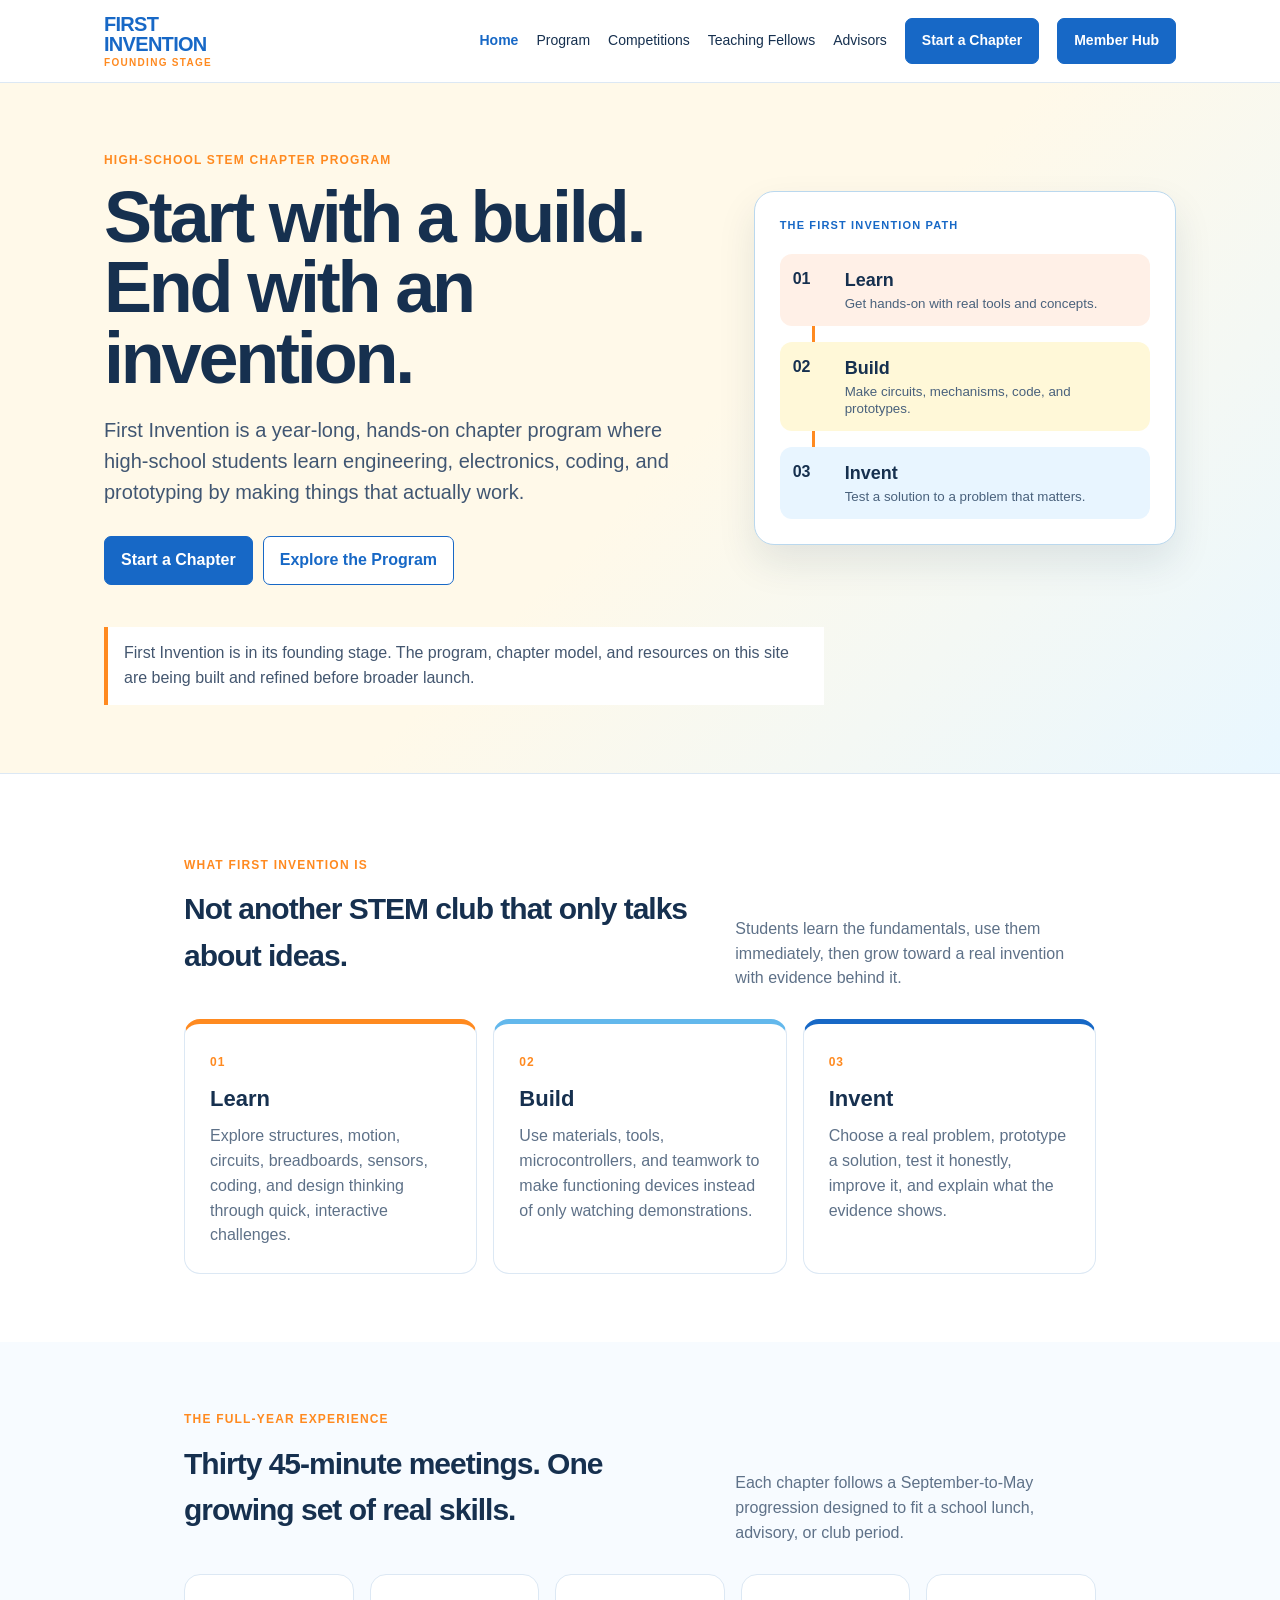
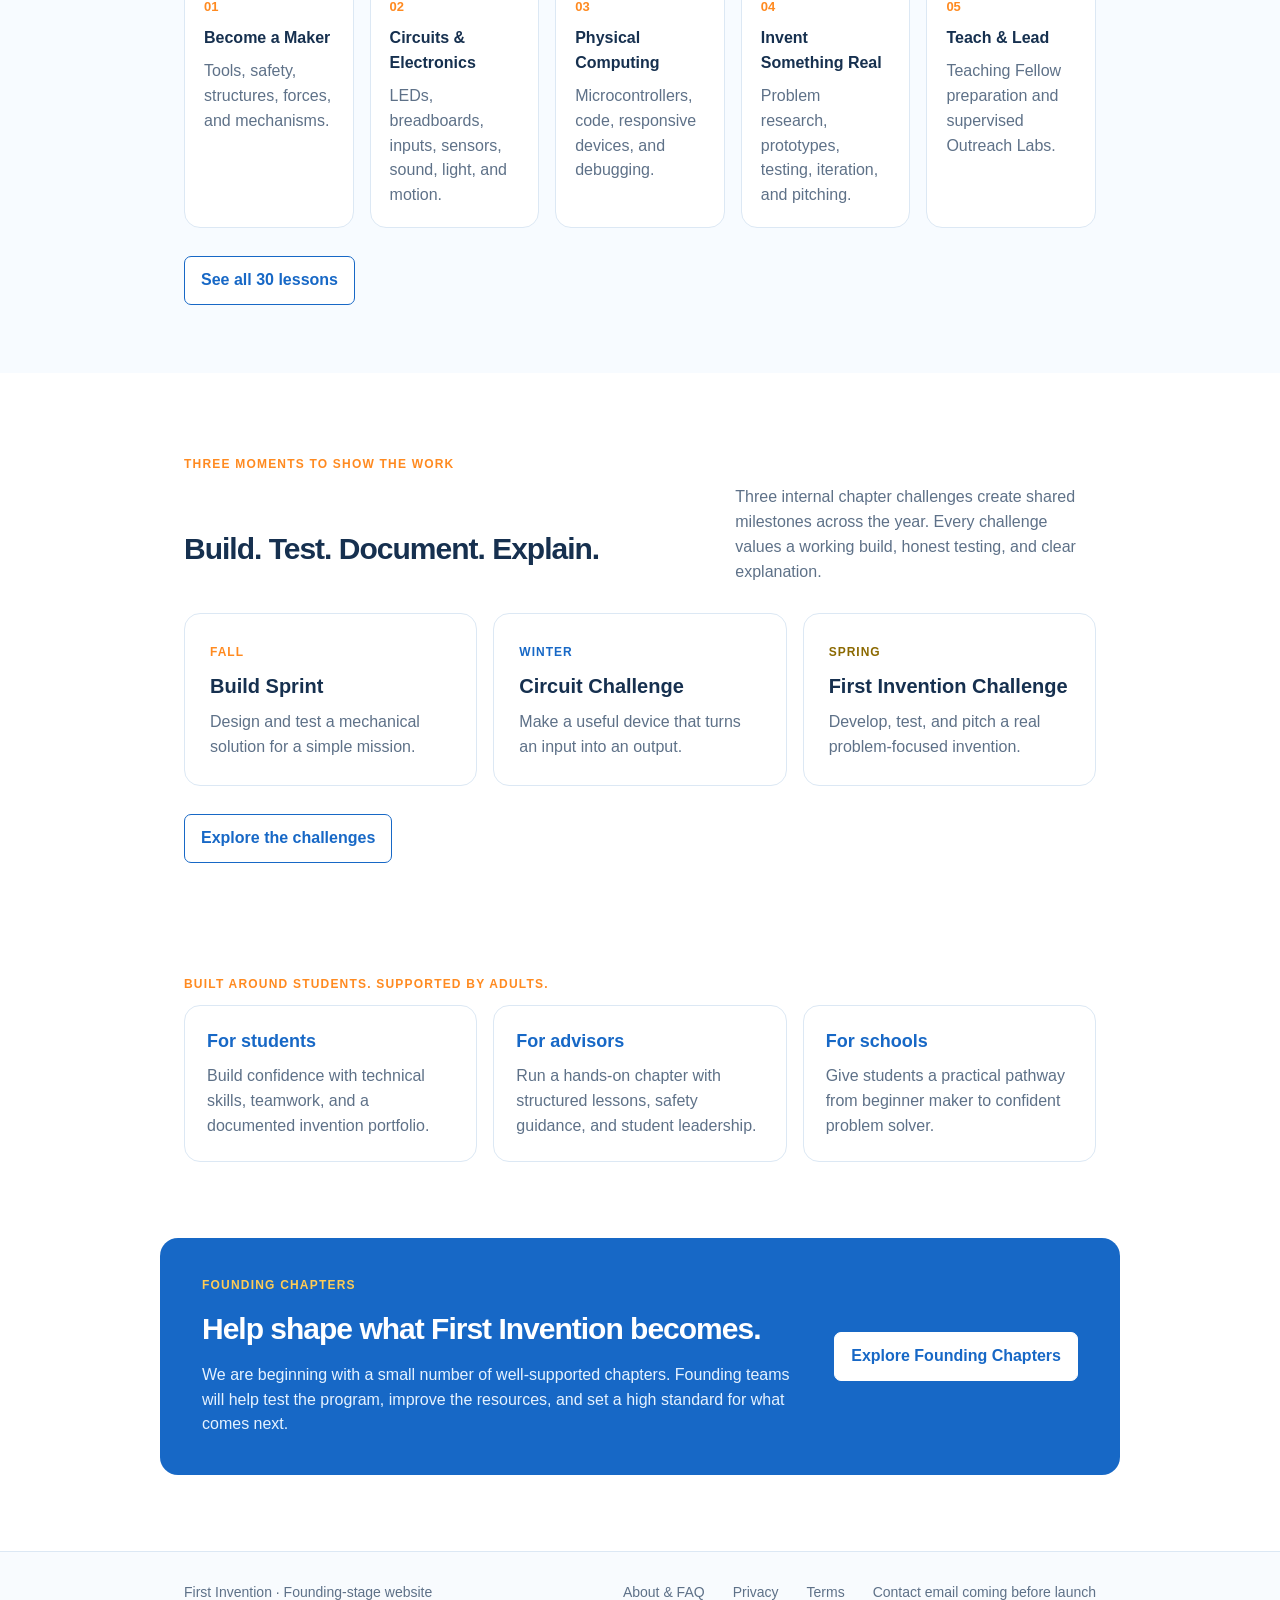
<file: index.html>
<!doctype html>
<html lang="en"><head><meta charset="utf-8"><meta name="viewport" content="width=device-width,initial-scale=1"><title>First Invention</title><meta name="description" content="A hands-on STEM chapter program in development."><link rel="stylesheet" href="styles.css"></head>
<body><header class="site-header"><nav class="nav"><a class="brand" href="index.html">FIRST<br>INVENTION<small>FOUNDING STAGE</small></a><div class="nav-links"><a aria-current="page" href="index.html">Home</a><a href="program.html">Program</a><a href="competitions.html">Competitions</a><a href="teaching-fellows.html">Teaching Fellows</a><a href="advisors.html">Advisors</a><a class="button" href="start-a-chapter.html">Start a Chapter</a></div></nav></header>
<main>
  <section class="hero home-hero">
    <div class="hero-inner home-hero-inner">
      <div>
        <p class="eyebrow">High-school STEM chapter program</p>
        <h1>Start with a build.<br>End with an invention.</h1>
        <p class="lead">First Invention is a year-long, hands-on chapter program where high-school students learn engineering, electronics, coding, and prototyping by making things that actually work.</p>
        <div class="actions"><a class="button" href="start-a-chapter.html">Start a Chapter</a><a class="button secondary" href="program.html">Explore the Program</a></div>
      </div>
      <aside class="hero-build-card" aria-label="What students make">
        <span class="build-card-kicker">THE FIRST INVENTION PATH</span>
        <div class="build-node build-node-orange">01 <strong>Learn</strong><small>Get hands-on with real tools and concepts.</small></div>
        <div class="build-line"></div>
        <div class="build-node build-node-gold">02 <strong>Build</strong><small>Make circuits, mechanisms, code, and prototypes.</small></div>
        <div class="build-line"></div>
        <div class="build-node build-node-blue">03 <strong>Invent</strong><small>Test a solution to a problem that matters.</small></div>
      </aside>
      <p class="notice home-notice">First Invention is in its founding stage. The program, chapter model, and resources on this site are being built and refined before broader launch.</p>
    </div>
  </section>

  <section class="section story-section">
    <p class="eyebrow">What First Invention is</p>
    <div class="section-heading"><h2>Not another STEM club that only talks about ideas.</h2><p>Students learn the fundamentals, use them immediately, then grow toward a real invention with evidence behind it.</p></div>
    <div class="program-flow">
      <article class="flow-card flow-learn"><span>01</span><h3>Learn</h3><p>Explore structures, motion, circuits, breadboards, sensors, coding, and design thinking through quick, interactive challenges.</p></article>
      <article class="flow-card flow-build"><span>02</span><h3>Build</h3><p>Use materials, tools, microcontrollers, and teamwork to make functioning devices instead of only watching demonstrations.</p></article>
      <article class="flow-card flow-invent"><span>03</span><h3>Invent</h3><p>Choose a real problem, prototype a solution, test it honestly, improve it, and explain what the evidence shows.</p></article>
    </div>
  </section>

  <section class="section year-section">
    <p class="eyebrow">The full-year experience</p>
    <div class="section-heading"><h2>Thirty 45-minute meetings. One growing set of real skills.</h2><p>Each chapter follows a September-to-May progression designed to fit a school lunch, advisory, or club period.</p></div>
    <div class="unit-grid">
      <article><b>01</b><h3>Become a Maker</h3><p>Tools, safety, structures, forces, and mechanisms.</p></article>
      <article><b>02</b><h3>Circuits & Electronics</h3><p>LEDs, breadboards, inputs, sensors, sound, light, and motion.</p></article>
      <article><b>03</b><h3>Physical Computing</h3><p>Microcontrollers, code, responsive devices, and debugging.</p></article>
      <article><b>04</b><h3>Invent Something Real</h3><p>Problem research, prototypes, testing, iteration, and pitching.</p></article>
      <article><b>05</b><h3>Teach & Lead</h3><p>Teaching Fellow preparation and supervised Outreach Labs.</p></article>
    </div>
    <div class="actions"><a class="button secondary" href="program.html">See all 30 lessons</a></div>
  </section>

  <section class="section challenge-section">
    <p class="eyebrow">Three moments to show the work</p>
    <div class="section-heading"><h2>Build. Test. Document. Explain.</h2><p>Three internal chapter challenges create shared milestones across the year. Every challenge values a working build, honest testing, and clear explanation.</p></div>
    <div class="challenge-grid">
      <article><span>FALL</span><h3>Build Sprint</h3><p>Design and test a mechanical solution for a simple mission.</p></article>
      <article><span>WINTER</span><h3>Circuit Challenge</h3><p>Make a useful device that turns an input into an output.</p></article>
      <article><span>SPRING</span><h3>First Invention Challenge</h3><p>Develop, test, and pitch a real problem-focused invention.</p></article>
    </div>
    <div class="actions"><a class="button secondary" href="competitions.html">Explore the challenges</a></div>
  </section>

  <section class="section people-section">
    <p class="eyebrow">Built around students. Supported by adults.</p>
    <div class="grid people-grid"><article class="card"><h3>For students</h3><p>Build confidence with technical skills, teamwork, and a documented invention portfolio.</p></article><article class="card"><h3>For advisors</h3><p>Run a hands-on chapter with structured lessons, safety guidance, and student leadership.</p></article><article class="card"><h3>For schools</h3><p>Give students a practical pathway from beginner maker to confident problem solver.</p></article></div>
  </section>

  <section class="founding-cta"><div><p class="eyebrow">Founding chapters</p><h2>Help shape what First Invention becomes.</h2><p>We are beginning with a small number of well-supported chapters. Founding teams will help test the program, improve the resources, and set a high standard for what comes next.</p></div><a class="button" href="start-a-chapter.html">Explore Founding Chapters</a></section>
</main>
<footer class="site-footer"><div class="site-footer-inner"><p>First Invention · Founding-stage website</p><a href="about.html">About & FAQ</a><a href="privacy.html">Privacy</a><a href="terms.html">Terms</a><span>Contact email coming before launch</span></div></footer><script src="app.js"></script></body></html>
</file>
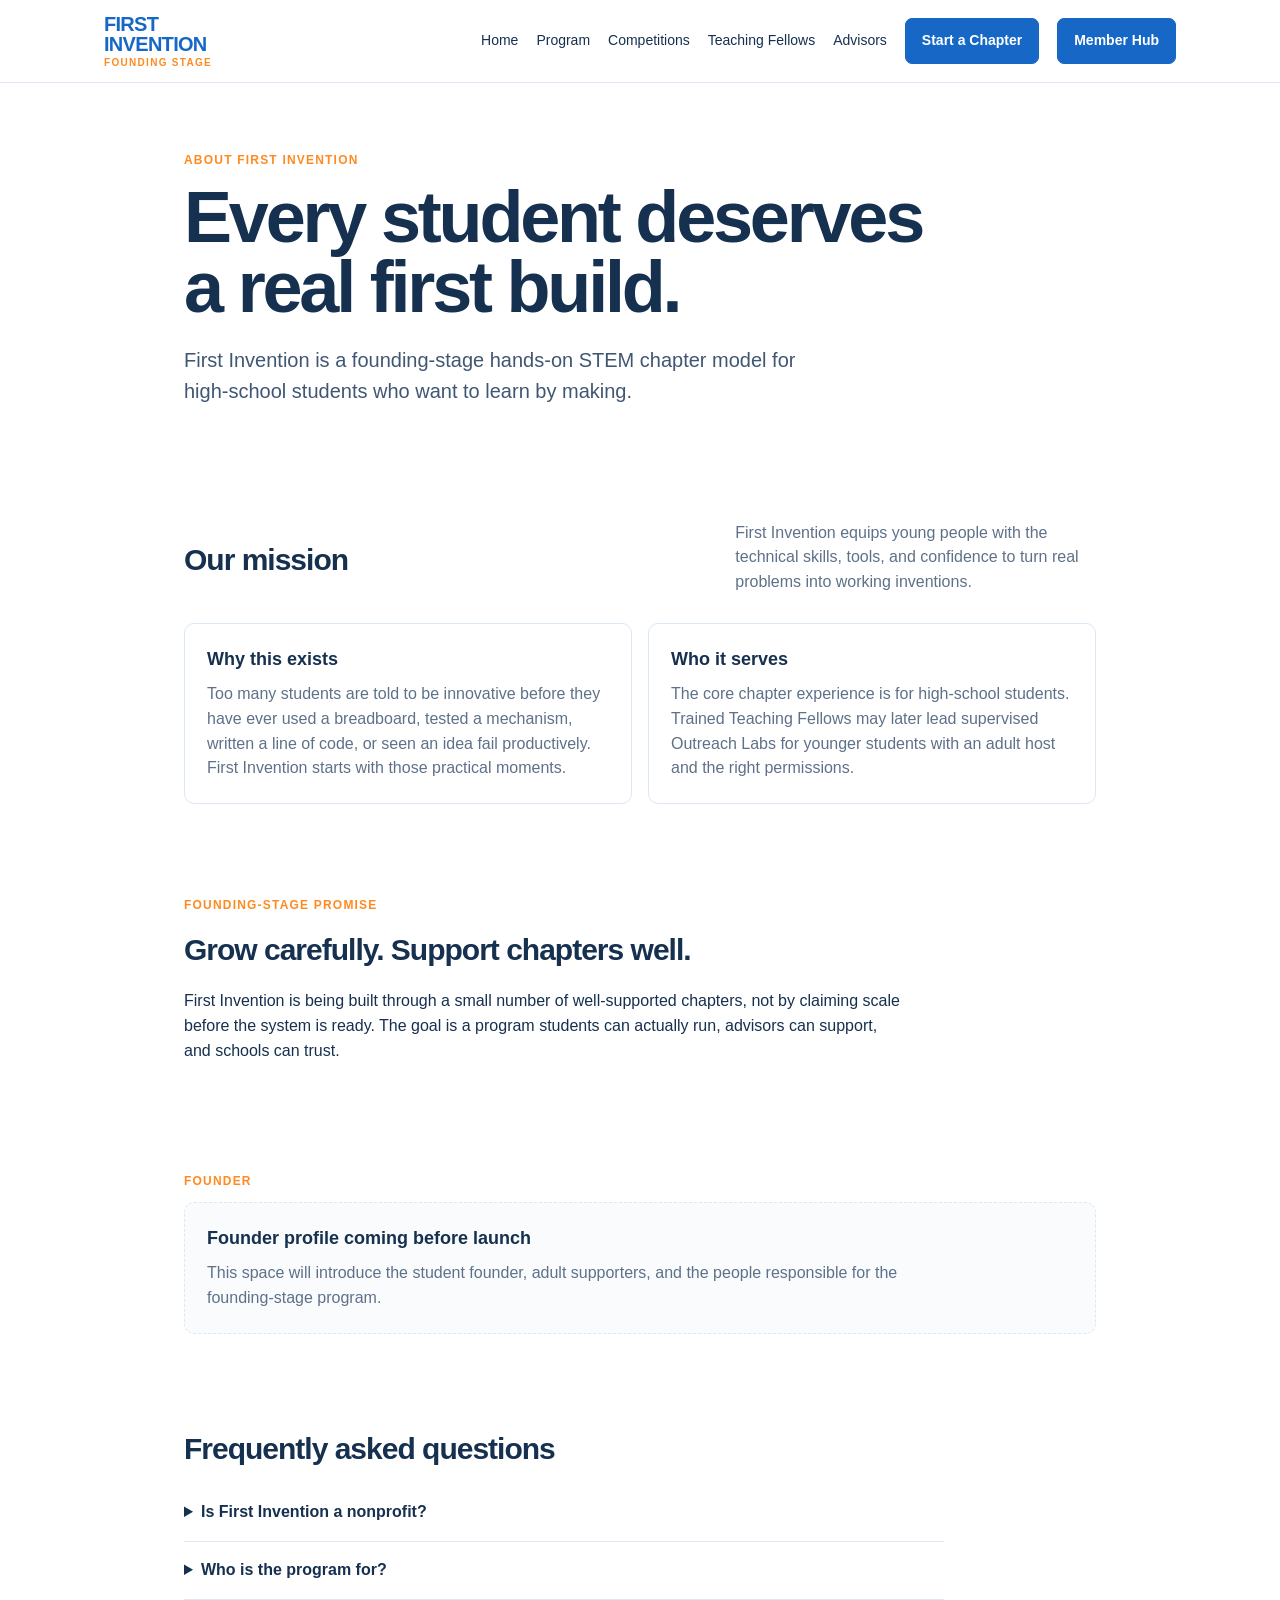
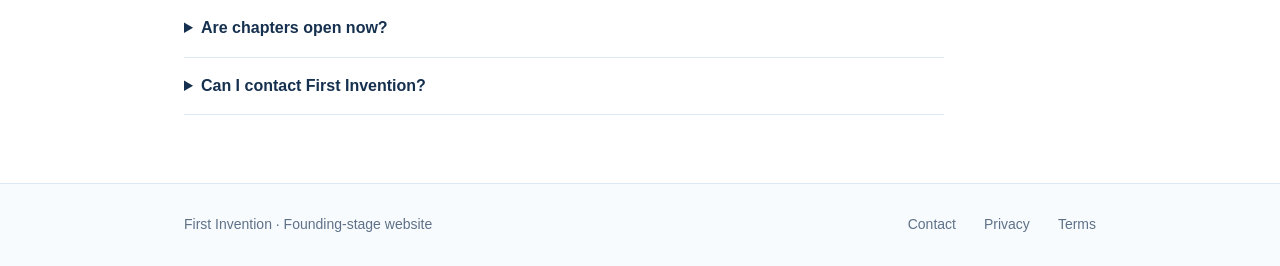
<file: about.html>
<!doctype html><html lang="en"><head><meta charset="utf-8"><meta name="viewport" content="width=device-width,initial-scale=1"><title>About · First Invention</title><meta name="description" content="The mission and founding-stage vision of First Invention."><link rel="stylesheet" href="styles.css"></head><body><header class="site-header"><nav class="nav"><a class="brand" href="index.html">FIRST<br>INVENTION<small>FOUNDING STAGE</small></a><div class="nav-links"><a href="index.html">Home</a><a href="program.html">Program</a><a href="competitions.html">Competitions</a><a href="teaching-fellows.html">Teaching Fellows</a><a href="advisors.html">Advisors</a><a class="button" href="start-a-chapter.html">Start a Chapter</a></div></nav></header><main><section class="page-intro"><p class="eyebrow">About First Invention</p><h1>Every student deserves a real first build.</h1><p class="lead">First Invention is a founding-stage hands-on STEM chapter model for high-school students who want to learn by making.</p></section><section class="section compact"><div class="section-heading"><h2>Our mission</h2><p>First Invention equips young people with the technical skills, tools, and confidence to turn real problems into working inventions.</p></div><div class="grid two"><article class="card"><h3>Why this exists</h3><p>Too many students are told to be innovative before they have ever used a breadboard, tested a mechanism, written a line of code, or seen an idea fail productively. First Invention starts with those practical moments.</p></article><article class="card"><h3>Who it serves</h3><p>The core chapter experience is for high-school students. Trained Teaching Fellows may later lead supervised Outreach Labs for younger students with an adult host and the right permissions.</p></article></div></section><section class="section compact"><p class="eyebrow">Founding-stage promise</p><h2>Grow carefully. Support chapters well.</h2><p>First Invention is being built through a small number of well-supported chapters, not by claiming scale before the system is ready. The goal is a program students can actually run, advisors can support, and schools can trust.</p></section><section class="section compact"><p class="eyebrow">Founder</p><div class="card placeholder"><h3>Founder profile coming before launch</h3><p>This space will introduce the student founder, adult supporters, and the people responsible for the founding-stage program.</p></div></section><section class="section compact"><h2>Frequently asked questions</h2><details><summary>Is First Invention a nonprofit?</summary><p>Not yet. This website does not claim nonprofit status or tax-exempt status.</p></details><details><summary>Who is the program for?</summary><p>The founding chapter model is designed for high-school students. Supervised Outreach Labs are a separate future pathway for younger students.</p></details><details><summary>Are chapters open now?</summary><p>The curriculum, operations system, and launch process are being developed. A small founding cohort will come before a broader launch.</p></details><details><summary>Can I contact First Invention?</summary><p>A domain email and secure contact workflow will be added before the public launch. The current site does not collect contact information.</p></details></section></main><footer class="site-footer"><div class="site-footer-inner"><p>First Invention · Founding-stage website</p><a href="contact.html">Contact</a><a href="privacy.html">Privacy</a><a href="terms.html">Terms</a></div></footer><script src="app.js"></script></body></html>
</file>
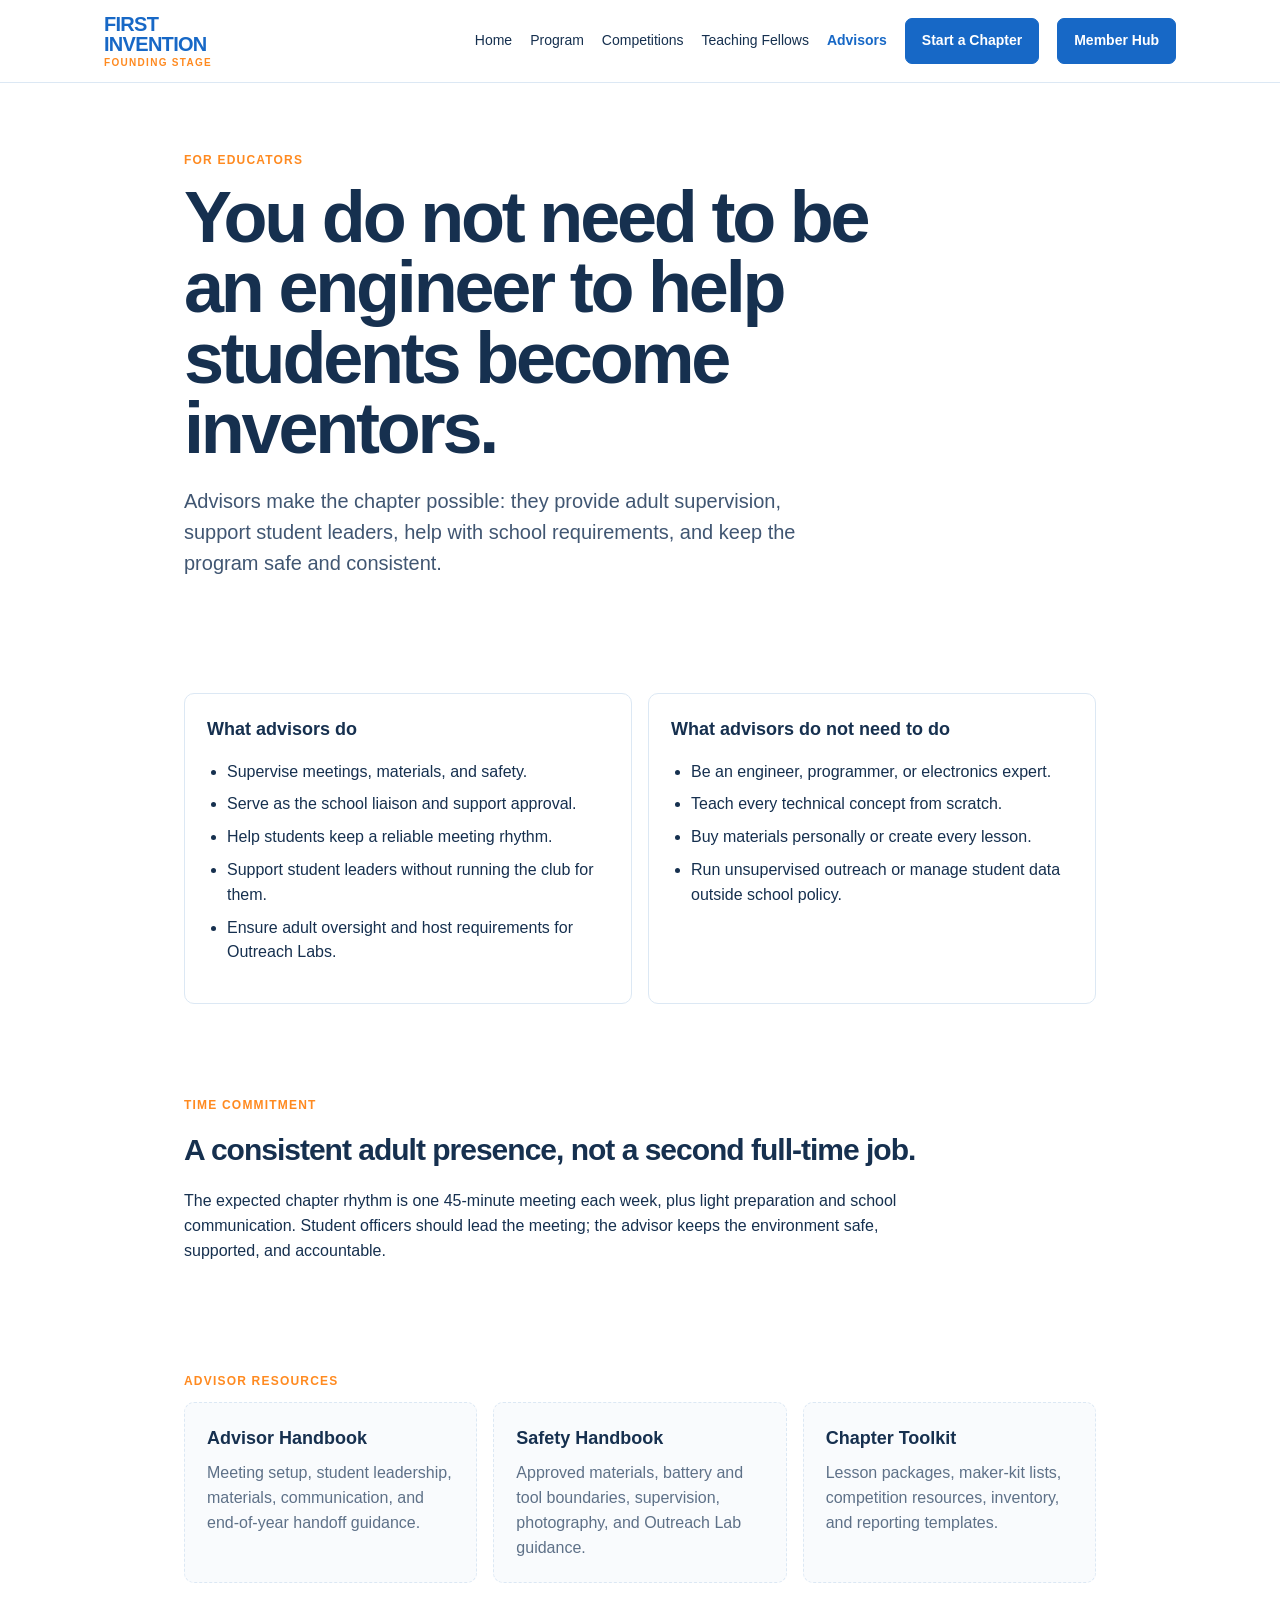
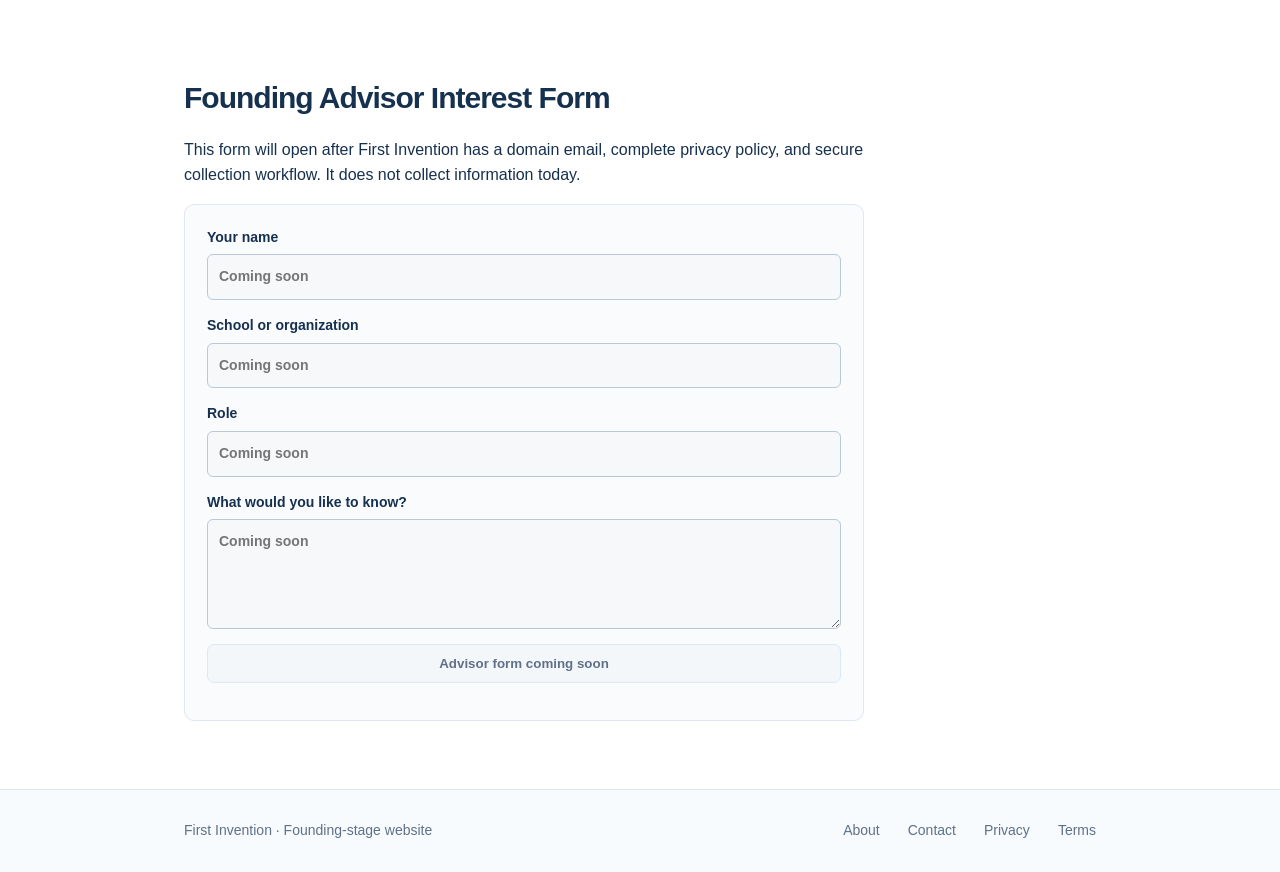
<file: advisors.html>
<!doctype html><html lang="en"><head><meta charset="utf-8"><meta name="viewport" content="width=device-width,initial-scale=1"><title>For Advisors · First Invention</title><meta name="description" content="What adult advisors do in First Invention chapters."><link rel="stylesheet" href="styles.css"></head><body><header class="site-header"><nav class="nav"><a class="brand" href="index.html">FIRST<br>INVENTION<small>FOUNDING STAGE</small></a><div class="nav-links"><a href="index.html">Home</a><a href="program.html">Program</a><a href="competitions.html">Competitions</a><a href="teaching-fellows.html">Teaching Fellows</a><a aria-current="page" href="advisors.html">Advisors</a><a class="button" href="start-a-chapter.html">Start a Chapter</a></div></nav></header><main><section class="page-intro"><p class="eyebrow">For educators</p><h1>You do not need to be an engineer to help students become inventors.</h1><p class="lead">Advisors make the chapter possible: they provide adult supervision, support student leaders, help with school requirements, and keep the program safe and consistent.</p></section><section class="section compact"><div class="grid two"><article class="card"><h3>What advisors do</h3><ul class="list"><li>Supervise meetings, materials, and safety.</li><li>Serve as the school liaison and support approval.</li><li>Help students keep a reliable meeting rhythm.</li><li>Support student leaders without running the club for them.</li><li>Ensure adult oversight and host requirements for Outreach Labs.</li></ul></article><article class="card"><h3>What advisors do not need to do</h3><ul class="list"><li>Be an engineer, programmer, or electronics expert.</li><li>Teach every technical concept from scratch.</li><li>Buy materials personally or create every lesson.</li><li>Run unsupervised outreach or manage student data outside school policy.</li></ul></article></div></section><section class="section compact"><p class="eyebrow">Time commitment</p><h2>A consistent adult presence, not a second full-time job.</h2><p>The expected chapter rhythm is one 45-minute meeting each week, plus light preparation and school communication. Student officers should lead the meeting; the advisor keeps the environment safe, supported, and accountable.</p></section><section class="section compact"><p class="eyebrow">Advisor resources</p><div class="grid"><article class="card placeholder"><h3>Advisor Handbook</h3><p>Meeting setup, student leadership, materials, communication, and end-of-year handoff guidance.</p></article><article class="card placeholder"><h3>Safety Handbook</h3><p>Approved materials, battery and tool boundaries, supervision, photography, and Outreach Lab guidance.</p></article><article class="card placeholder"><h3>Chapter Toolkit</h3><p>Lesson packages, maker-kit lists, competition resources, inventory, and reporting templates.</p></article></div></section><section class="section compact"><h2>Founding Advisor Interest Form</h2><p>This form will open after First Invention has a domain email, complete privacy policy, and secure collection workflow. It does not collect information today.</p><form data-placeholder-form><label>Your name<input disabled placeholder="Coming soon"></label><label>School or organization<input disabled placeholder="Coming soon"></label><label>Role<input disabled placeholder="Coming soon"></label><label>What would you like to know?<textarea disabled placeholder="Coming soon"></textarea></label><button class="button disabled" type="submit" aria-disabled="true">Advisor form coming soon</button><p class="form-status" aria-live="polite"></p></form></section></main><footer class="site-footer"><div class="site-footer-inner"><p>First Invention · Founding-stage website</p><a href="about.html">About</a><a href="contact.html">Contact</a><a href="privacy.html">Privacy</a><a href="terms.html">Terms</a></div></footer><script src="app.js"></script></body></html>
</file>
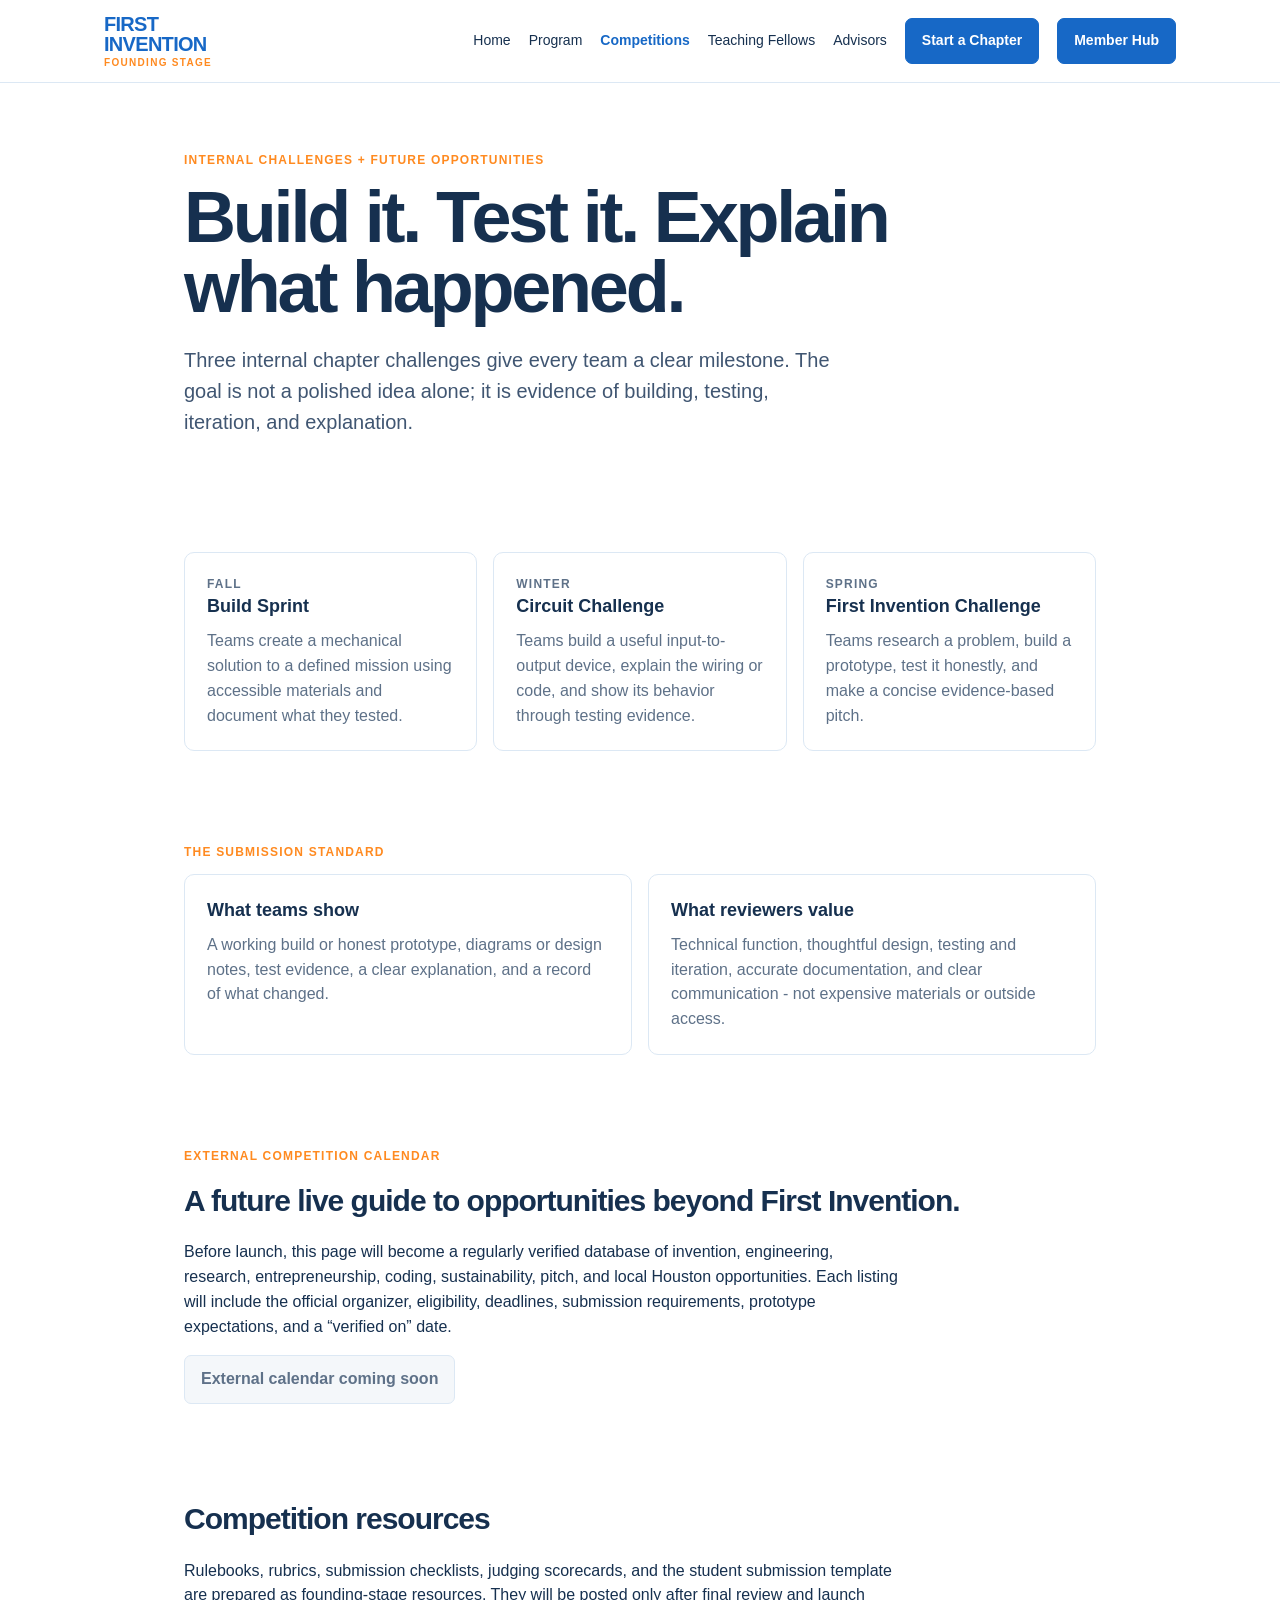
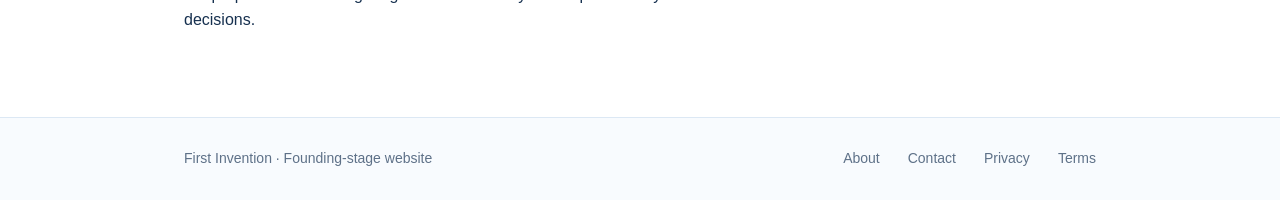
<file: competitions.html>
<!doctype html><html lang="en"><head><meta charset="utf-8"><meta name="viewport" content="width=device-width,initial-scale=1"><title>Competitions · First Invention</title><meta name="description" content="First Invention's internal challenge milestones and future external competition calendar."><link rel="stylesheet" href="styles.css"></head><body><header class="site-header"><nav class="nav"><a class="brand" href="index.html">FIRST<br>INVENTION<small>FOUNDING STAGE</small></a><div class="nav-links"><a href="index.html">Home</a><a href="program.html">Program</a><a aria-current="page" href="competitions.html">Competitions</a><a href="teaching-fellows.html">Teaching Fellows</a><a href="advisors.html">Advisors</a><a class="button" href="start-a-chapter.html">Start a Chapter</a></div></nav></header><main><section class="page-intro"><p class="eyebrow">Internal challenges + future opportunities</p><h1>Build it. Test it. Explain what happened.</h1><p class="lead">Three internal chapter challenges give every team a clear milestone. The goal is not a polished idea alone; it is evidence of building, testing, iteration, and explanation.</p></section><section class="section compact"><div class="grid"><article class="card"><p class="eyebrow">Fall</p><h3>Build Sprint</h3><p>Teams create a mechanical solution to a defined mission using accessible materials and document what they tested.</p></article><article class="card"><p class="eyebrow">Winter</p><h3>Circuit Challenge</h3><p>Teams build a useful input-to-output device, explain the wiring or code, and show its behavior through testing evidence.</p></article><article class="card"><p class="eyebrow">Spring</p><h3>First Invention Challenge</h3><p>Teams research a problem, build a prototype, test it honestly, and make a concise evidence-based pitch.</p></article></div></section><section class="section compact"><p class="eyebrow">The submission standard</p><div class="grid two"><article class="card"><h3>What teams show</h3><p>A working build or honest prototype, diagrams or design notes, test evidence, a clear explanation, and a record of what changed.</p></article><article class="card"><h3>What reviewers value</h3><p>Technical function, thoughtful design, testing and iteration, accurate documentation, and clear communication - not expensive materials or outside access.</p></article></div></section><section class="section compact"><p class="eyebrow">External competition calendar</p><h2>A future live guide to opportunities beyond First Invention.</h2><p>Before launch, this page will become a regularly verified database of invention, engineering, research, entrepreneurship, coding, sustainability, pitch, and local Houston opportunities. Each listing will include the official organizer, eligibility, deadlines, submission requirements, prototype expectations, and a “verified on” date.</p><a class="button disabled" href="#" aria-disabled="true">External calendar coming soon</a></section><section class="section compact"><h2>Competition resources</h2><p>Rulebooks, rubrics, submission checklists, judging scorecards, and the student submission template are prepared as founding-stage resources. They will be posted only after final review and launch decisions.</p></section></main><footer class="site-footer"><div class="site-footer-inner"><p>First Invention · Founding-stage website</p><a href="about.html">About</a><a href="contact.html">Contact</a><a href="privacy.html">Privacy</a><a href="terms.html">Terms</a></div></footer><script src="app.js"></script></body></html>
</file>
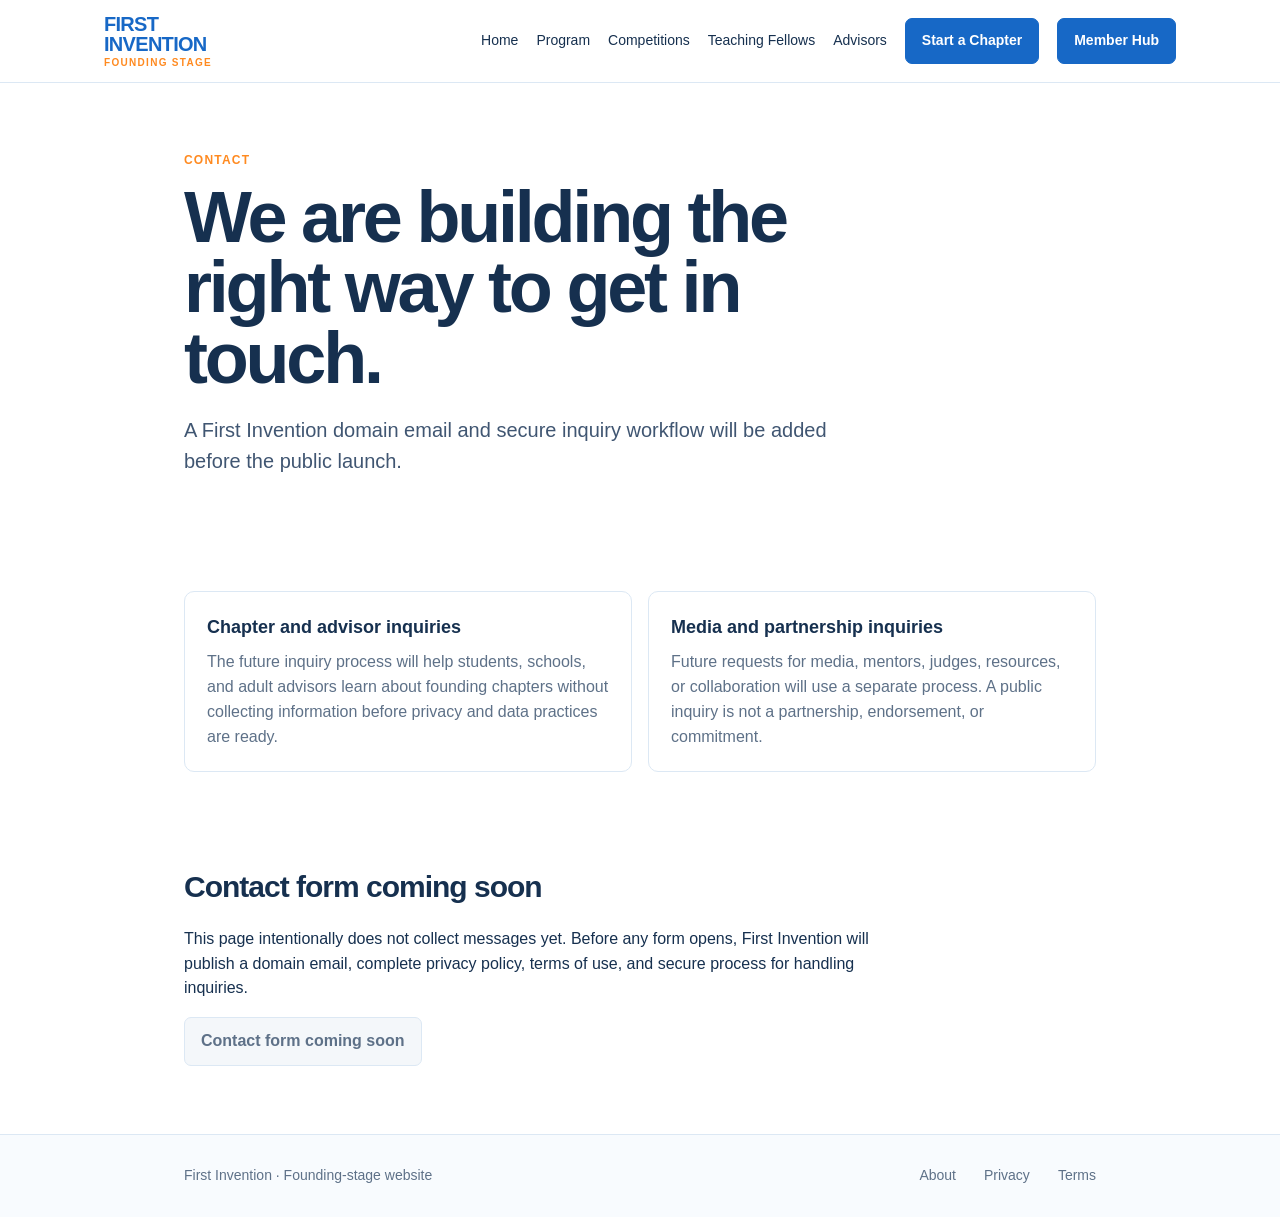
<file: contact.html>
<!doctype html><html lang="en"><head><meta charset="utf-8"><meta name="viewport" content="width=device-width,initial-scale=1"><title>Contact · First Invention</title><meta name="description" content="Contact and inquiry information for First Invention."><link rel="stylesheet" href="styles.css"></head><body><header class="site-header"><nav class="nav"><a class="brand" href="index.html">FIRST<br>INVENTION<small>FOUNDING STAGE</small></a><div class="nav-links"><a href="index.html">Home</a><a href="program.html">Program</a><a href="competitions.html">Competitions</a><a href="teaching-fellows.html">Teaching Fellows</a><a href="advisors.html">Advisors</a><a class="button" href="start-a-chapter.html">Start a Chapter</a></div></nav></header><main><section class="page-intro"><p class="eyebrow">Contact</p><h1>We are building the right way to get in touch.</h1><p class="lead">A First Invention domain email and secure inquiry workflow will be added before the public launch.</p></section><section class="section compact"><div class="grid two"><article class="card"><h3>Chapter and advisor inquiries</h3><p>The future inquiry process will help students, schools, and adult advisors learn about founding chapters without collecting information before privacy and data practices are ready.</p></article><article class="card"><h3>Media and partnership inquiries</h3><p>Future requests for media, mentors, judges, resources, or collaboration will use a separate process. A public inquiry is not a partnership, endorsement, or commitment.</p></article></div></section><section class="section compact"><h2>Contact form coming soon</h2><p>This page intentionally does not collect messages yet. Before any form opens, First Invention will publish a domain email, complete privacy policy, terms of use, and secure process for handling inquiries.</p><a class="button disabled" href="#" aria-disabled="true">Contact form coming soon</a></section></main><footer class="site-footer"><div class="site-footer-inner"><p>First Invention · Founding-stage website</p><a href="about.html">About</a><a href="privacy.html">Privacy</a><a href="terms.html">Terms</a></div></footer><script src="app.js"></script></body></html>
</file>
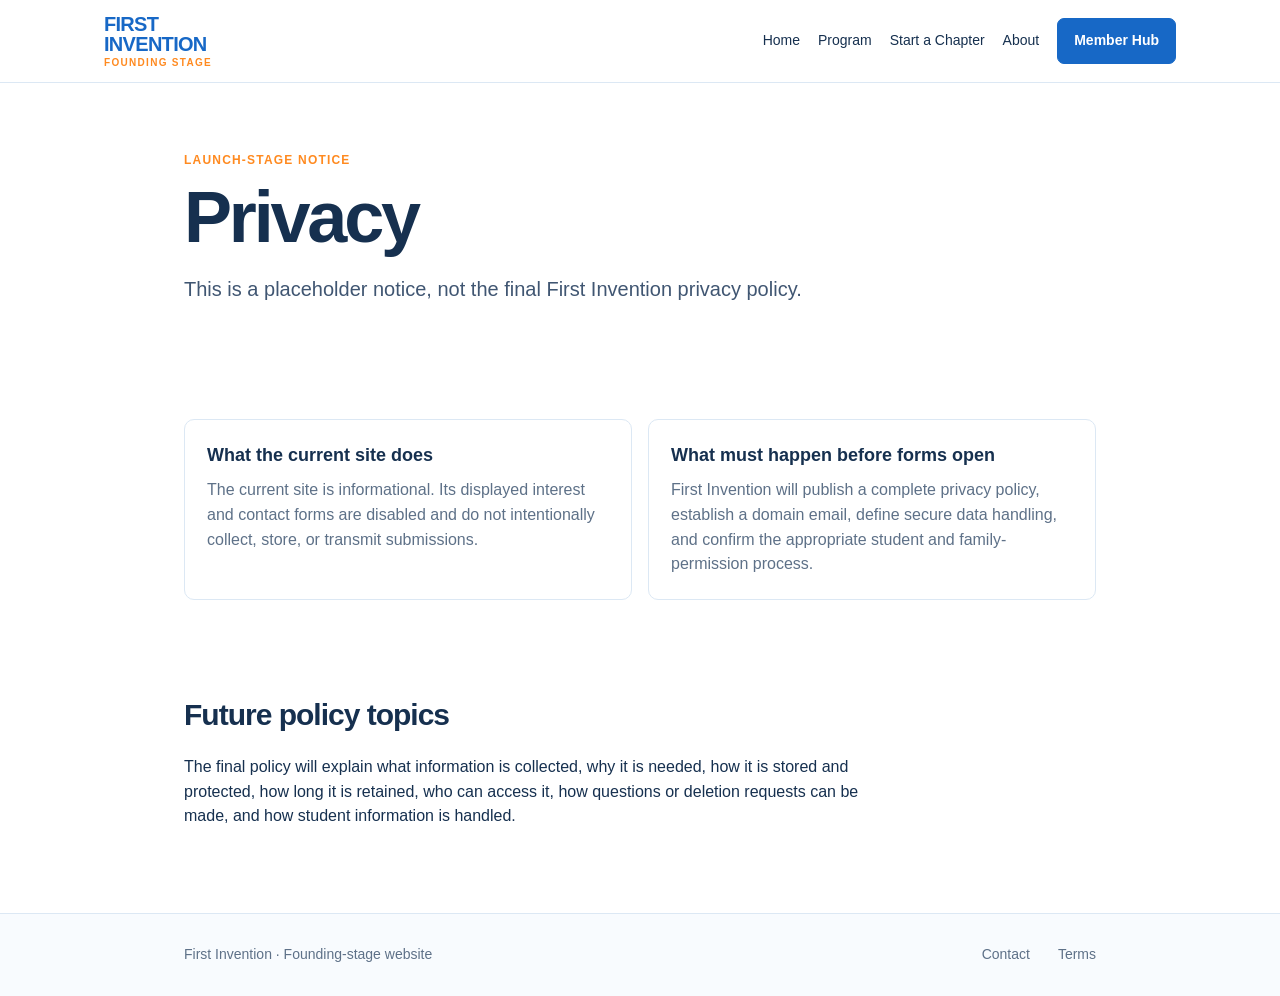
<file: privacy.html>
<!doctype html><html lang="en"><head><meta charset="utf-8"><meta name="viewport" content="width=device-width,initial-scale=1"><title>Privacy · First Invention</title><link rel="stylesheet" href="styles.css"></head><body><header class="site-header"><nav class="nav"><a class="brand" href="index.html">FIRST<br>INVENTION<small>FOUNDING STAGE</small></a><div class="nav-links"><a href="index.html">Home</a><a href="program.html">Program</a><a href="start-a-chapter.html">Start a Chapter</a><a href="about.html">About</a></div></nav></header><main><section class="page-intro"><p class="eyebrow">Launch-stage notice</p><h1>Privacy</h1><p class="lead">This is a placeholder notice, not the final First Invention privacy policy.</p></section><section class="section compact"><div class="grid two"><article class="card"><h3>What the current site does</h3><p>The current site is informational. Its displayed interest and contact forms are disabled and do not intentionally collect, store, or transmit submissions.</p></article><article class="card"><h3>What must happen before forms open</h3><p>First Invention will publish a complete privacy policy, establish a domain email, define secure data handling, and confirm the appropriate student and family-permission process.</p></article></div></section><section class="section compact"><h2>Future policy topics</h2><p>The final policy will explain what information is collected, why it is needed, how it is stored and protected, how long it is retained, who can access it, how questions or deletion requests can be made, and how student information is handled.</p></section></main><footer class="site-footer"><div class="site-footer-inner"><p>First Invention · Founding-stage website</p><a href="contact.html">Contact</a><a href="terms.html">Terms</a></div></footer><script src="app.js"></script></body></html>
</file>
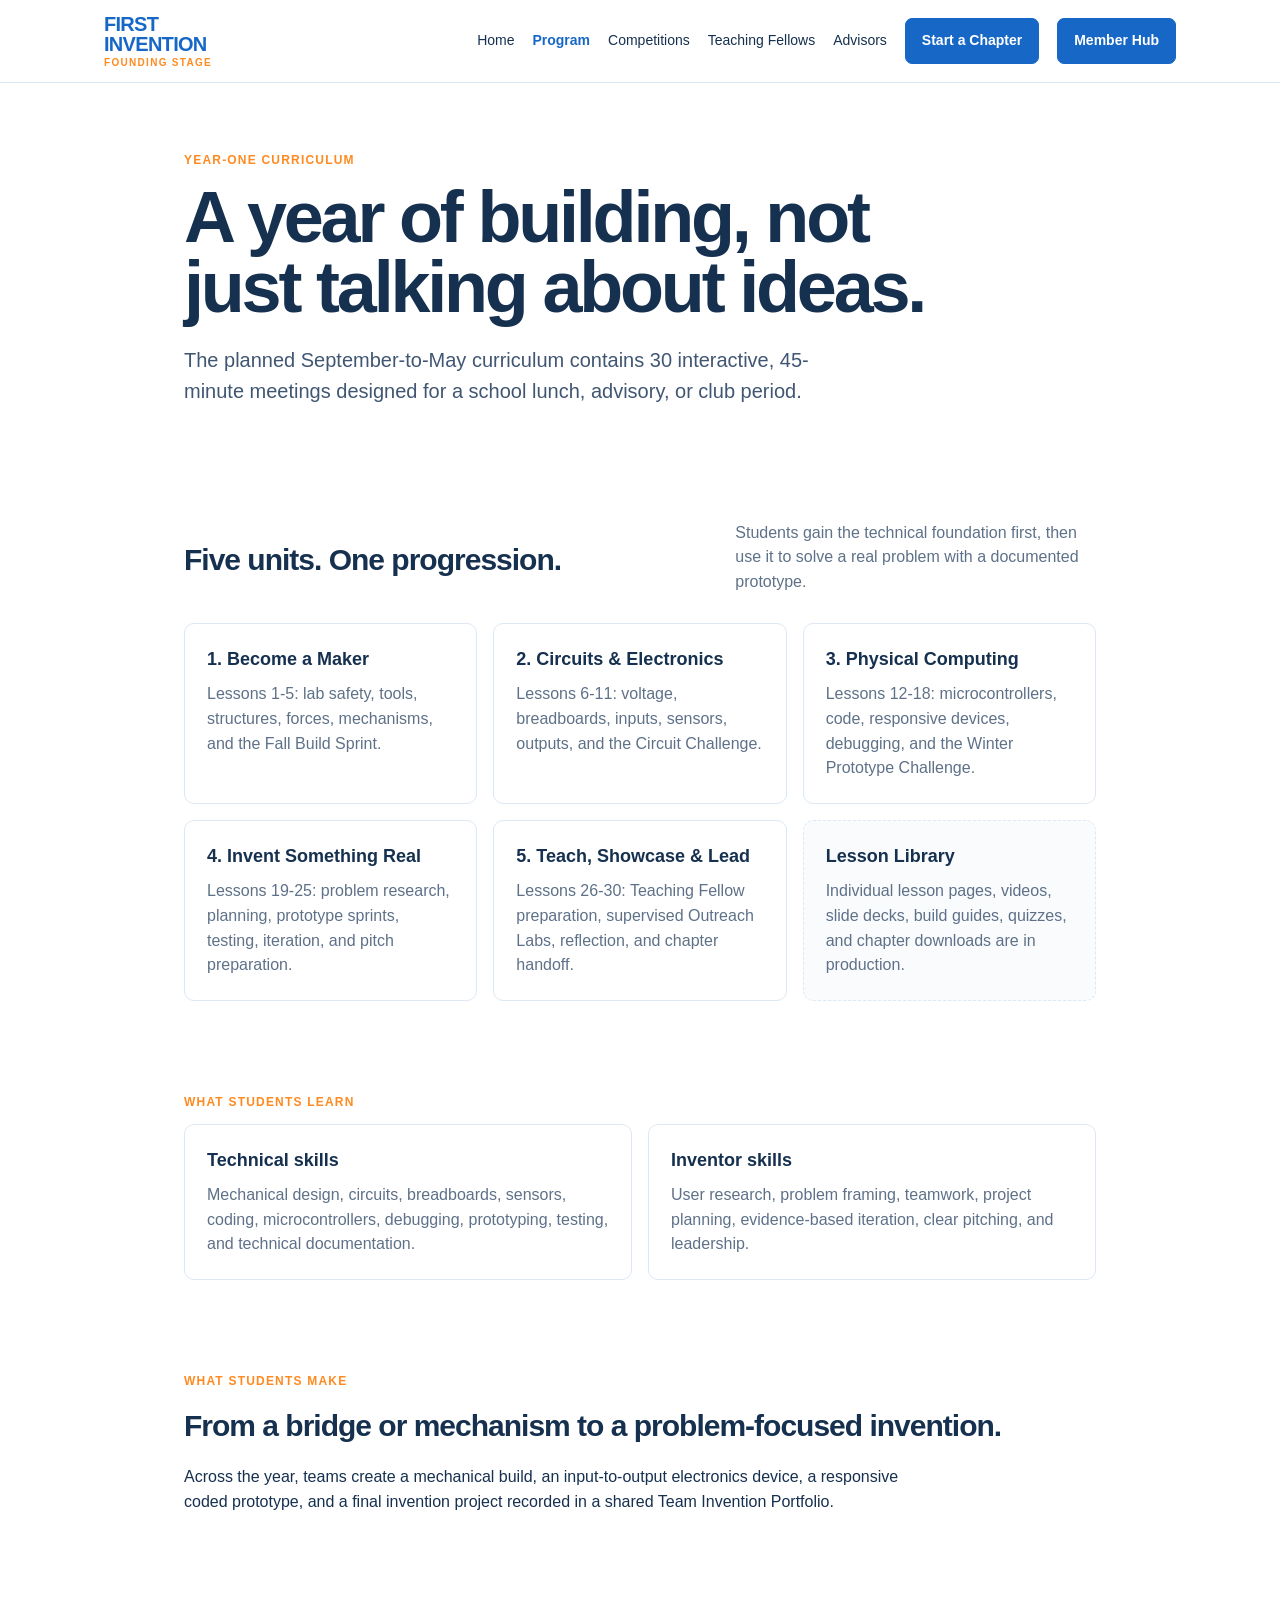
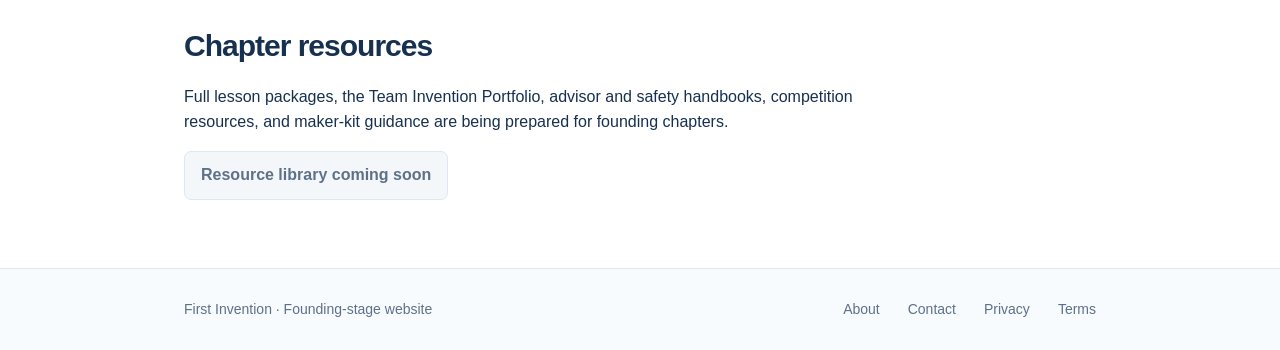
<file: program.html>
<!doctype html><html lang="en"><head><meta charset="utf-8"><meta name="viewport" content="width=device-width,initial-scale=1"><title>Program · First Invention</title><meta name="description" content="First Invention's planned 30-lesson hands-on STEM curriculum."><link rel="stylesheet" href="styles.css"></head><body><header class="site-header"><nav class="nav"><a class="brand" href="index.html">FIRST<br>INVENTION<small>FOUNDING STAGE</small></a><div class="nav-links"><a href="index.html">Home</a><a aria-current="page" href="program.html">Program</a><a href="competitions.html">Competitions</a><a href="teaching-fellows.html">Teaching Fellows</a><a href="advisors.html">Advisors</a><a class="button" href="start-a-chapter.html">Start a Chapter</a></div></nav></header><main><section class="page-intro"><p class="eyebrow">Year-one curriculum</p><h1>A year of building, not just talking about ideas.</h1><p class="lead">The planned September-to-May curriculum contains 30 interactive, 45-minute meetings designed for a school lunch, advisory, or club period.</p></section><section class="section compact"><div class="section-heading"><h2>Five units. One progression.</h2><p>Students gain the technical foundation first, then use it to solve a real problem with a documented prototype.</p></div><div class="grid"><article class="card"><h3>1. Become a Maker</h3><p>Lessons 1-5: lab safety, tools, structures, forces, mechanisms, and the Fall Build Sprint.</p></article><article class="card"><h3>2. Circuits & Electronics</h3><p>Lessons 6-11: voltage, breadboards, inputs, sensors, outputs, and the Circuit Challenge.</p></article><article class="card"><h3>3. Physical Computing</h3><p>Lessons 12-18: microcontrollers, code, responsive devices, debugging, and the Winter Prototype Challenge.</p></article><article class="card"><h3>4. Invent Something Real</h3><p>Lessons 19-25: problem research, planning, prototype sprints, testing, iteration, and pitch preparation.</p></article><article class="card"><h3>5. Teach, Showcase & Lead</h3><p>Lessons 26-30: Teaching Fellow preparation, supervised Outreach Labs, reflection, and chapter handoff.</p></article><article class="card placeholder"><h3>Lesson Library</h3><p>Individual lesson pages, videos, slide decks, build guides, quizzes, and chapter downloads are in production.</p></article></div></section><section class="section compact"><p class="eyebrow">What students learn</p><div class="grid two"><article class="card"><h3>Technical skills</h3><p>Mechanical design, circuits, breadboards, sensors, coding, microcontrollers, debugging, prototyping, testing, and technical documentation.</p></article><article class="card"><h3>Inventor skills</h3><p>User research, problem framing, teamwork, project planning, evidence-based iteration, clear pitching, and leadership.</p></article></div></section><section class="section compact"><p class="eyebrow">What students make</p><h2>From a bridge or mechanism to a problem-focused invention.</h2><p>Across the year, teams create a mechanical build, an input-to-output electronics device, a responsive coded prototype, and a final invention project recorded in a shared Team Invention Portfolio.</p></section><section class="section compact"><h2>Chapter resources</h2><p>Full lesson packages, the Team Invention Portfolio, advisor and safety handbooks, competition resources, and maker-kit guidance are being prepared for founding chapters.</p><a class="button disabled" href="#" aria-disabled="true">Resource library coming soon</a></section></main><footer class="site-footer"><div class="site-footer-inner"><p>First Invention · Founding-stage website</p><a href="about.html">About</a><a href="contact.html">Contact</a><a href="privacy.html">Privacy</a><a href="terms.html">Terms</a></div></footer><script src="app.js"></script></body></html>
</file>
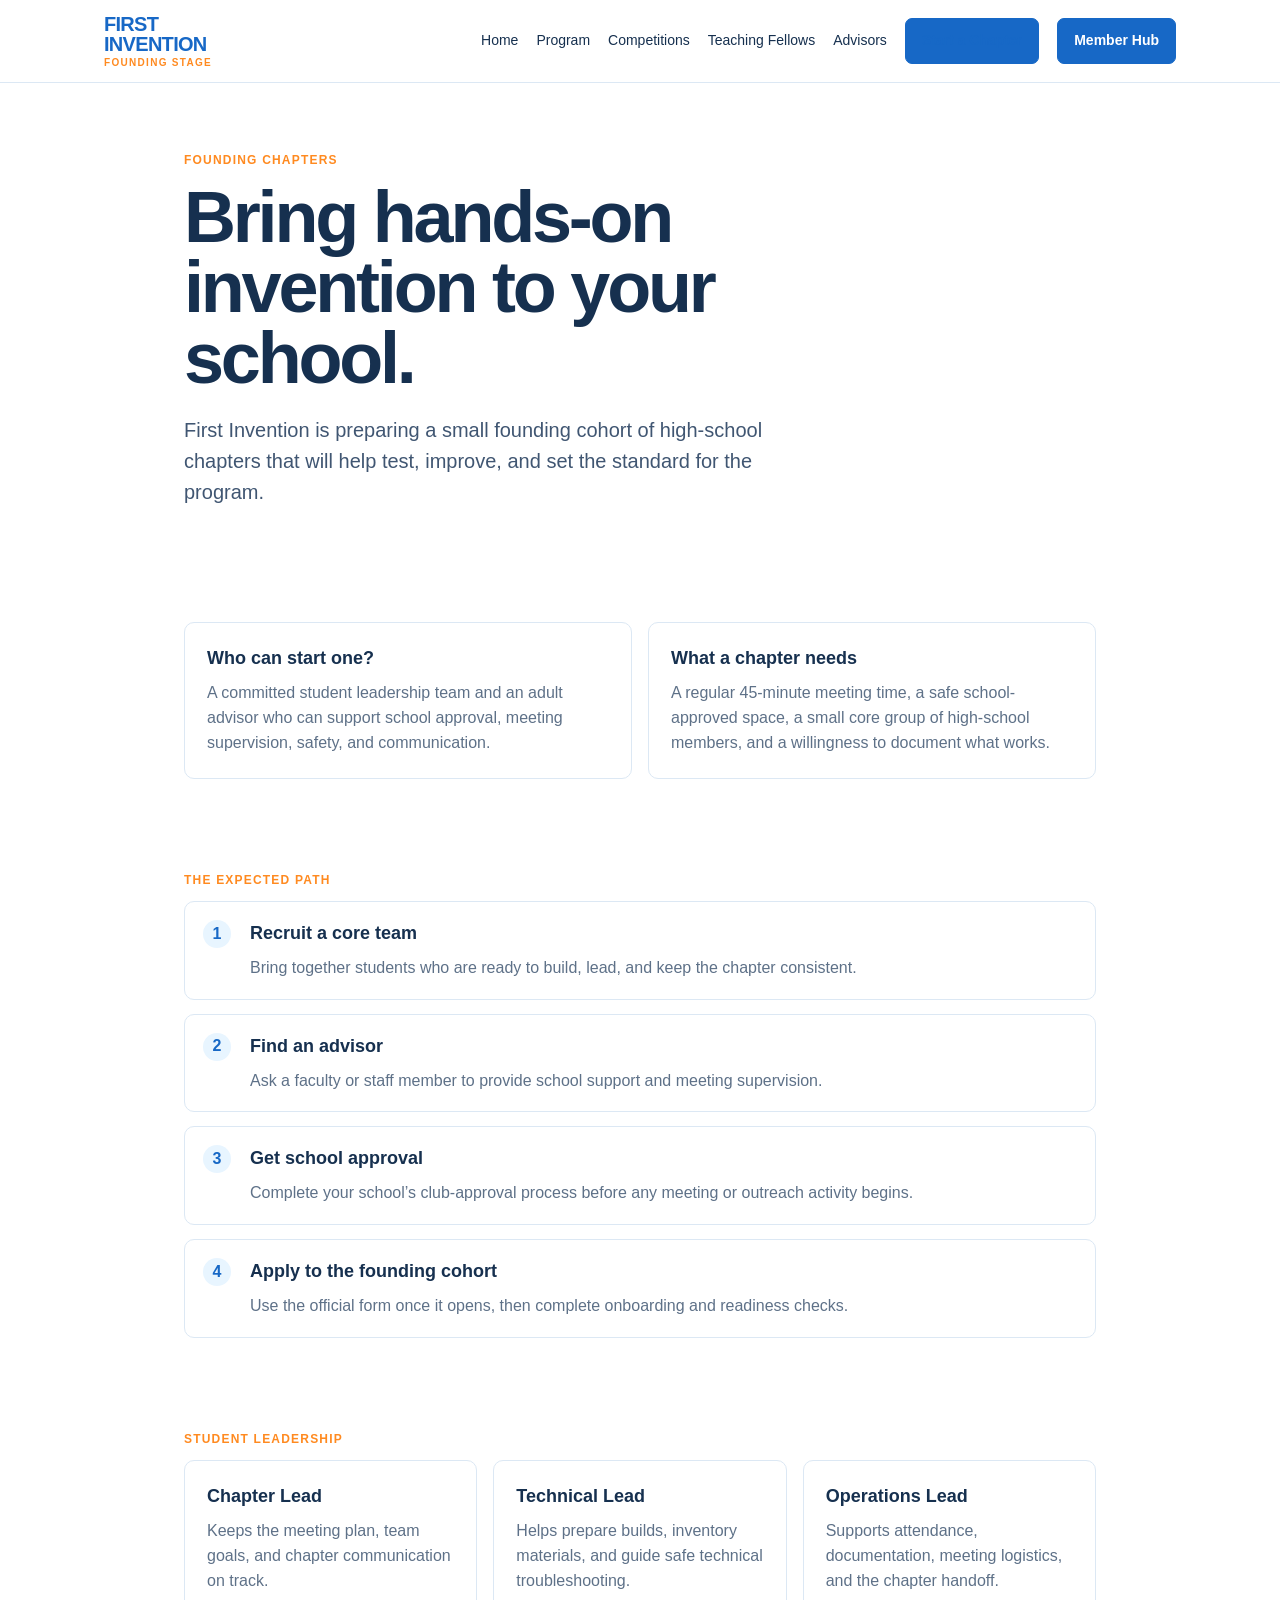
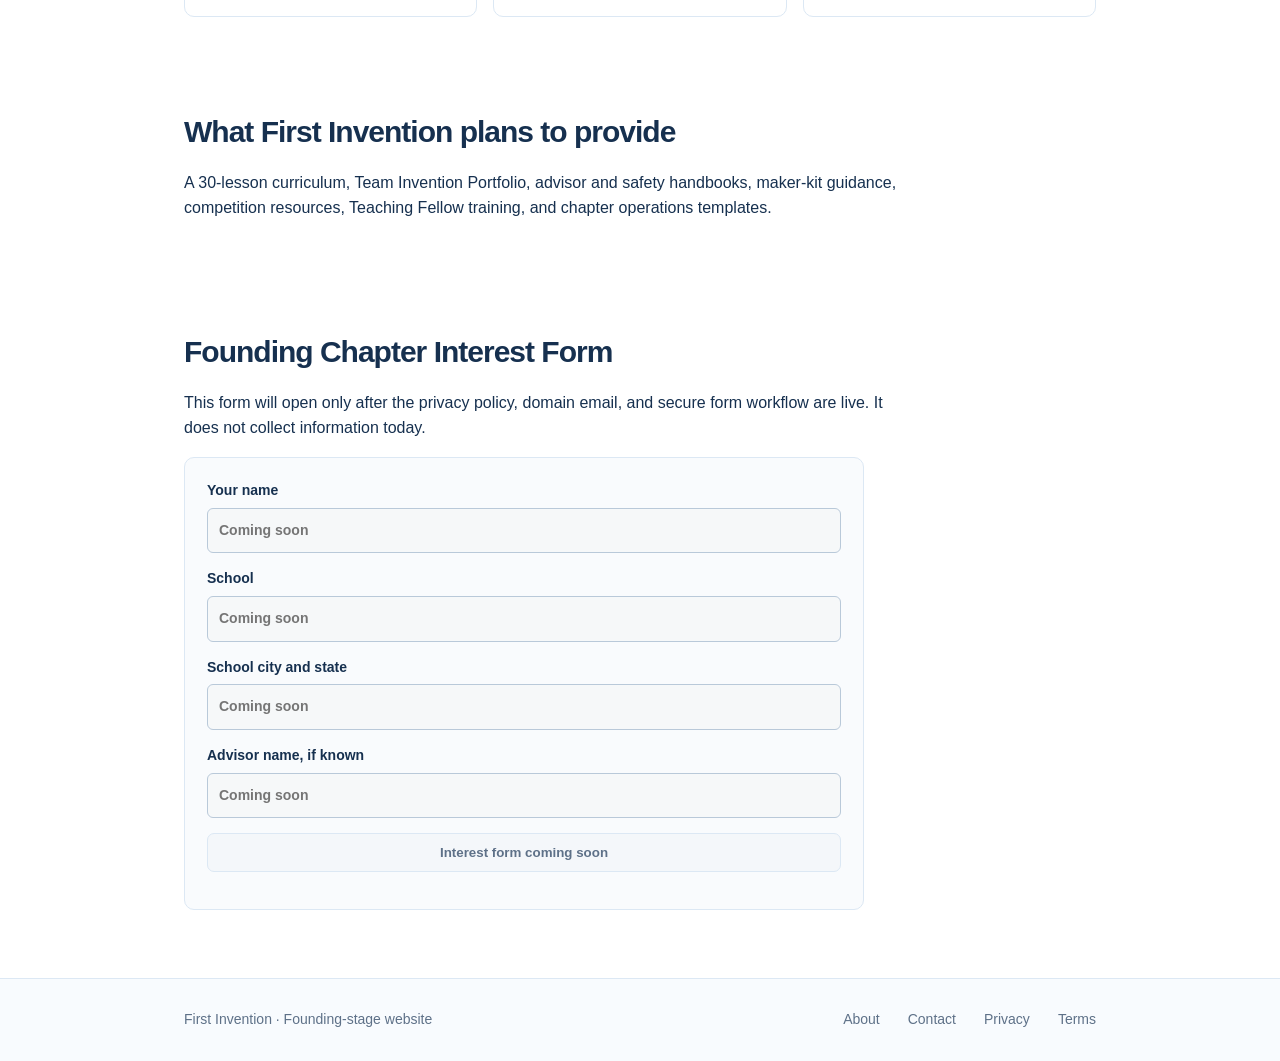
<file: start-a-chapter.html>
<!doctype html><html lang="en"><head><meta charset="utf-8"><meta name="viewport" content="width=device-width,initial-scale=1"><title>Start a Chapter · First Invention</title><meta name="description" content="What a First Invention founding chapter needs and provides."><link rel="stylesheet" href="styles.css"></head><body><header class="site-header"><nav class="nav"><a class="brand" href="index.html">FIRST<br>INVENTION<small>FOUNDING STAGE</small></a><div class="nav-links"><a href="index.html">Home</a><a href="program.html">Program</a><a href="competitions.html">Competitions</a><a href="teaching-fellows.html">Teaching Fellows</a><a href="advisors.html">Advisors</a><a class="button" aria-current="page" href="start-a-chapter.html">Start a Chapter</a></div></nav></header><main><section class="page-intro"><p class="eyebrow">Founding chapters</p><h1>Bring hands-on invention to your school.</h1><p class="lead">First Invention is preparing a small founding cohort of high-school chapters that will help test, improve, and set the standard for the program.</p></section><section class="section compact"><div class="grid two"><article class="card"><h3>Who can start one?</h3><p>A committed student leadership team and an adult advisor who can support school approval, meeting supervision, safety, and communication.</p></article><article class="card"><h3>What a chapter needs</h3><p>A regular 45-minute meeting time, a safe school-approved space, a small core group of high-school members, and a willingness to document what works.</p></article></div></section><section class="section compact"><p class="eyebrow">The expected path</p><div class="steps"><article class="step"><h3>Recruit a core team</h3><p>Bring together students who are ready to build, lead, and keep the chapter consistent.</p></article><article class="step"><h3>Find an advisor</h3><p>Ask a faculty or staff member to provide school support and meeting supervision.</p></article><article class="step"><h3>Get school approval</h3><p>Complete your school’s club-approval process before any meeting or outreach activity begins.</p></article><article class="step"><h3>Apply to the founding cohort</h3><p>Use the official form once it opens, then complete onboarding and readiness checks.</p></article></div></section><section class="section compact"><p class="eyebrow">Student leadership</p><div class="grid"><article class="card"><h3>Chapter Lead</h3><p>Keeps the meeting plan, team goals, and chapter communication on track.</p></article><article class="card"><h3>Technical Lead</h3><p>Helps prepare builds, inventory materials, and guide safe technical troubleshooting.</p></article><article class="card"><h3>Operations Lead</h3><p>Supports attendance, documentation, meeting logistics, and the chapter handoff.</p></article></div></section><section class="section compact"><h2>What First Invention plans to provide</h2><p>A 30-lesson curriculum, Team Invention Portfolio, advisor and safety handbooks, maker-kit guidance, competition resources, Teaching Fellow training, and chapter operations templates.</p></section><section class="section compact"><h2>Founding Chapter Interest Form</h2><p>This form will open only after the privacy policy, domain email, and secure form workflow are live. It does not collect information today.</p><form data-placeholder-form><label>Your name<input disabled placeholder="Coming soon"></label><label>School<input disabled placeholder="Coming soon"></label><label>School city and state<input disabled placeholder="Coming soon"></label><label>Advisor name, if known<input disabled placeholder="Coming soon"></label><button class="button disabled" type="submit" aria-disabled="true">Interest form coming soon</button><p class="form-status" aria-live="polite"></p></form></section></main><footer class="site-footer"><div class="site-footer-inner"><p>First Invention · Founding-stage website</p><a href="about.html">About</a><a href="contact.html">Contact</a><a href="privacy.html">Privacy</a><a href="terms.html">Terms</a></div></footer><script src="app.js"></script></body></html>
</file>
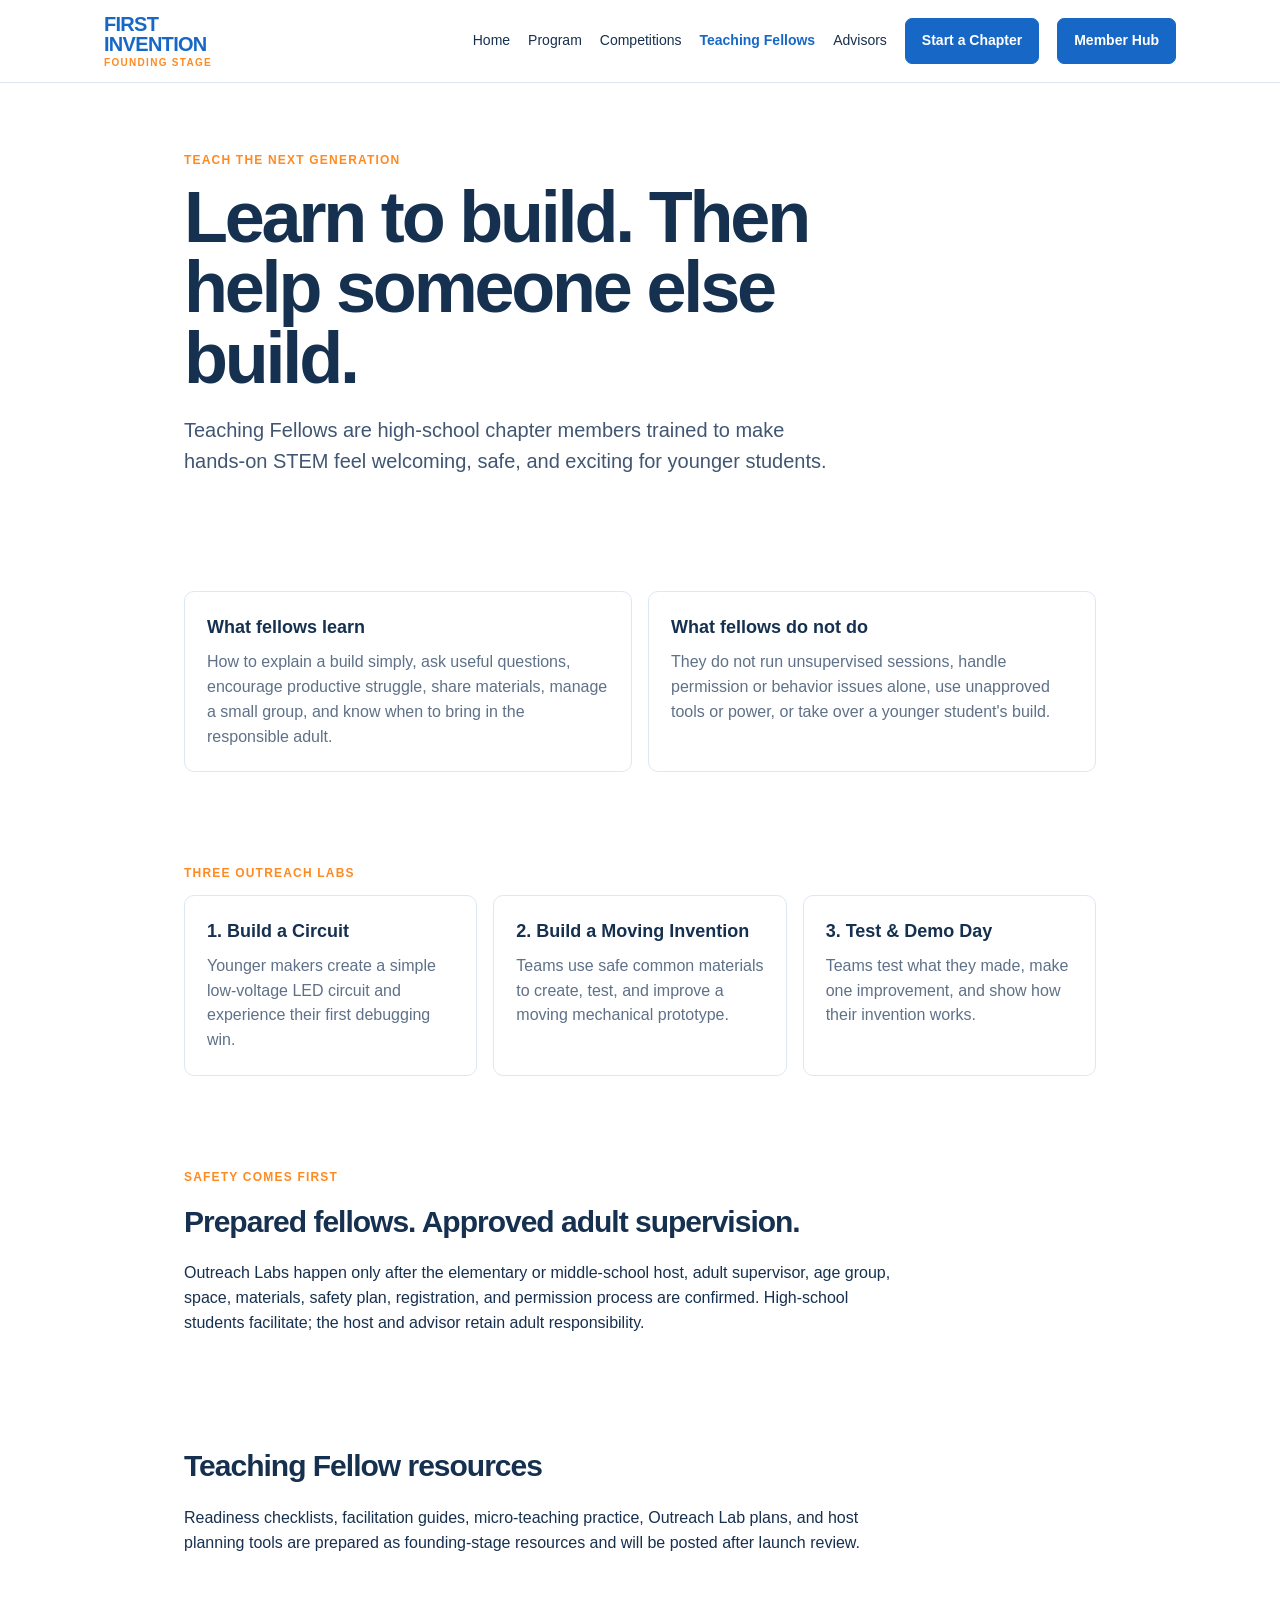
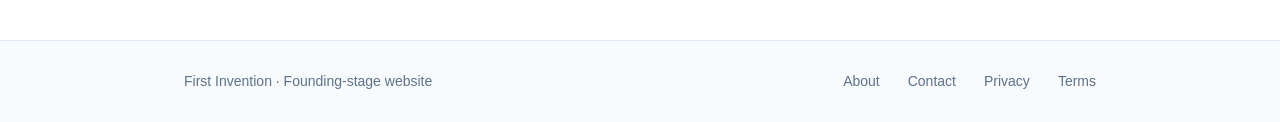
<file: teaching-fellows.html>
<!doctype html><html lang="en"><head><meta charset="utf-8"><meta name="viewport" content="width=device-width,initial-scale=1"><title>Teaching Fellows · First Invention</title><meta name="description" content="The First Invention Teaching Fellow and Outreach Lab pathway."><link rel="stylesheet" href="styles.css"></head><body><header class="site-header"><nav class="nav"><a class="brand" href="index.html">FIRST<br>INVENTION<small>FOUNDING STAGE</small></a><div class="nav-links"><a href="index.html">Home</a><a href="program.html">Program</a><a href="competitions.html">Competitions</a><a aria-current="page" href="teaching-fellows.html">Teaching Fellows</a><a href="advisors.html">Advisors</a><a class="button" href="start-a-chapter.html">Start a Chapter</a></div></nav></header><main><section class="page-intro"><p class="eyebrow">Teach the next generation</p><h1>Learn to build. Then help someone else build.</h1><p class="lead">Teaching Fellows are high-school chapter members trained to make hands-on STEM feel welcoming, safe, and exciting for younger students.</p></section><section class="section compact"><div class="grid two"><article class="card"><h3>What fellows learn</h3><p>How to explain a build simply, ask useful questions, encourage productive struggle, share materials, manage a small group, and know when to bring in the responsible adult.</p></article><article class="card"><h3>What fellows do not do</h3><p>They do not run unsupervised sessions, handle permission or behavior issues alone, use unapproved tools or power, or take over a younger student's build.</p></article></div></section><section class="section compact"><p class="eyebrow">Three Outreach Labs</p><div class="grid"><article class="card"><h3>1. Build a Circuit</h3><p>Younger makers create a simple low-voltage LED circuit and experience their first debugging win.</p></article><article class="card"><h3>2. Build a Moving Invention</h3><p>Teams use safe common materials to create, test, and improve a moving mechanical prototype.</p></article><article class="card"><h3>3. Test & Demo Day</h3><p>Teams test what they made, make one improvement, and show how their invention works.</p></article></div></section><section class="section compact"><p class="eyebrow">Safety comes first</p><h2>Prepared fellows. Approved adult supervision.</h2><p>Outreach Labs happen only after the elementary or middle-school host, adult supervisor, age group, space, materials, safety plan, registration, and permission process are confirmed. High-school students facilitate; the host and advisor retain adult responsibility.</p></section><section class="section compact"><h2>Teaching Fellow resources</h2><p>Readiness checklists, facilitation guides, micro-teaching practice, Outreach Lab plans, and host planning tools are prepared as founding-stage resources and will be posted after launch review.</p></section></main><footer class="site-footer"><div class="site-footer-inner"><p>First Invention · Founding-stage website</p><a href="about.html">About</a><a href="contact.html">Contact</a><a href="privacy.html">Privacy</a><a href="terms.html">Terms</a></div></footer><script src="app.js"></script></body></html>
</file>
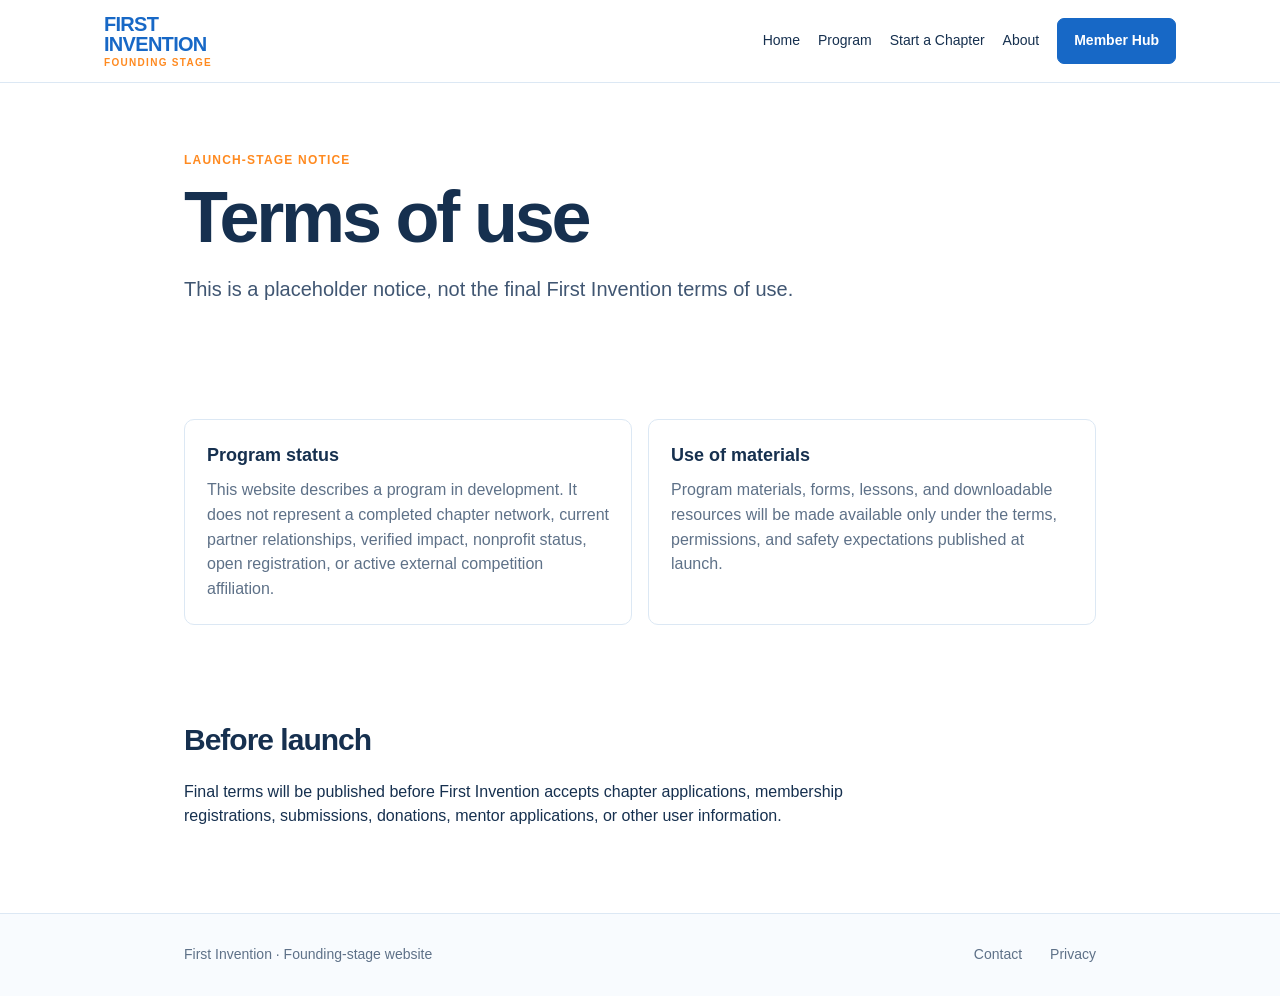
<file: terms.html>
<!doctype html><html lang="en"><head><meta charset="utf-8"><meta name="viewport" content="width=device-width,initial-scale=1"><title>Terms · First Invention</title><link rel="stylesheet" href="styles.css"></head><body><header class="site-header"><nav class="nav"><a class="brand" href="index.html">FIRST<br>INVENTION<small>FOUNDING STAGE</small></a><div class="nav-links"><a href="index.html">Home</a><a href="program.html">Program</a><a href="start-a-chapter.html">Start a Chapter</a><a href="about.html">About</a></div></nav></header><main><section class="page-intro"><p class="eyebrow">Launch-stage notice</p><h1>Terms of use</h1><p class="lead">This is a placeholder notice, not the final First Invention terms of use.</p></section><section class="section compact"><div class="grid two"><article class="card"><h3>Program status</h3><p>This website describes a program in development. It does not represent a completed chapter network, current partner relationships, verified impact, nonprofit status, open registration, or active external competition affiliation.</p></article><article class="card"><h3>Use of materials</h3><p>Program materials, forms, lessons, and downloadable resources will be made available only under the terms, permissions, and safety expectations published at launch.</p></article></div></section><section class="section compact"><h2>Before launch</h2><p>Final terms will be published before First Invention accepts chapter applications, membership registrations, submissions, donations, mentor applications, or other user information.</p></section></main><footer class="site-footer"><div class="site-footer-inner"><p>First Invention · Founding-stage website</p><a href="contact.html">Contact</a><a href="privacy.html">Privacy</a></div></footer><script src="app.js"></script></body></html>
</file>
<file: styles.css>
:root {
  --sky: #63b8ec;
  --blue: #1768c6;
  --orange: #ff8a20;
  --cream: #fff8e8;
  --ink: #16304f;
  --line: #dce8f4;
  --muted: #5e7188;
}
* { box-sizing: border-box; }
body { margin: 0; color: var(--ink); background: #fff; font: 16px/1.55 Arial, Helvetica, sans-serif; }
a { color: inherit; text-decoration: none; }
a:hover { text-decoration: underline; }
.site-header { border-bottom: 1px solid var(--line); background: #fff; }
.nav { max-width: 1120px; margin: auto; min-height: 74px; padding: 14px 24px; display: flex; align-items: center; gap: 28px; }
.brand { font-weight: 800; font-size: 20px; line-height: 1; letter-spacing: -.7px; color: var(--blue); }
.brand small { display: block; margin-top: 4px; color: var(--orange); font-size: 10px; letter-spacing: 1.3px; }
.nav-links { display: flex; align-items: center; gap: 18px; margin-left: auto; font-size: 14px; }
.nav-links a[aria-current="page"] { color: var(--blue); font-weight: 700; }
.button { display: inline-block; border: 1px solid var(--blue); border-radius: 7px; padding: 11px 16px; background: var(--blue); color: #fff; font-weight: 700; }
.button:hover { text-decoration: none; background: #0f56aa; }
.button.secondary { color: var(--blue); background: #fff; }
.button.disabled { color: var(--muted); border-color: var(--line); background: #f4f7fa; cursor: default; }
main { min-height: 70vh; }
.hero { background: var(--cream); border-bottom: 1px solid var(--line); }
.hero-inner, .page-intro, .section, .site-footer-inner { max-width: 960px; margin: auto; padding: 68px 24px; }
.home-hero { background: linear-gradient(135deg, #fff9e9 0%, #fff9e9 53%, #e9f7ff 100%); }
.home-hero-inner { max-width: 1120px; display: grid; grid-template-columns: minmax(0, 1.18fr) minmax(280px, .82fr); gap: 42px; align-items: center; position: relative; }
.home-hero .notice { grid-column: 1 / -1; margin: 0; }
.hero-build-card { padding: 25px; border: 1px solid #bad8ee; border-radius: 20px; background: #fff; box-shadow: 0 18px 38px rgba(22, 48, 79, .1); }
.build-card-kicker { display: block; margin-bottom: 20px; color: var(--blue); font-size: 11px; font-weight: 800; letter-spacing: 1.15px; }
.build-node { display: grid; grid-template-columns: 42px 1fr; column-gap: 10px; align-items: start; padding: 13px; border-radius: 12px; color: var(--ink); font-weight: 800; }
.build-node strong { font-size: 18px; }
.build-node small { grid-column: 2; color: #49617c; font-weight: 400; line-height: 1.35; }
.build-node-orange { background: #fff0e7; }.build-node-gold { background: #fff8d8; }.build-node-blue { background: #e8f5ff; }
.build-line { height: 16px; width: 3px; margin: 0 0 0 32px; background: var(--orange); }
.section-heading { display: grid; grid-template-columns: 1fr minmax(250px, .7fr); gap: 36px; align-items: end; margin-bottom: 28px; }.section-heading p { margin: 0; color: var(--muted); }
.story-section { padding-top: 82px; }.program-flow, .unit-grid, .challenge-grid { display: grid; gap: 16px; grid-template-columns: repeat(3, 1fr); }
.flow-card, .challenge-grid article, .unit-grid article { padding: 25px; border-radius: 16px; border: 1px solid var(--line); background: #fff; }
.flow-card span { color: var(--orange); font-size: 12px; font-weight: 800; letter-spacing: 1px; }.flow-card h3 { margin-top: 8px; font-size: 22px; }.flow-card p, .unit-grid p, .challenge-grid p { margin: 0; color: var(--muted); }
.flow-learn { border-top: 5px solid var(--orange); }.flow-build { border-top: 5px solid var(--sky); }.flow-invent { border-top: 5px solid var(--blue); }
.year-section { background: #f7fbff; max-width: none; padding-left: max(24px, calc((100% - 912px) / 2)); padding-right: max(24px, calc((100% - 912px) / 2)); }
.unit-grid { grid-template-columns: repeat(5, 1fr); }.unit-grid article { padding: 19px; }.unit-grid b { color: var(--orange); font-size: 13px; }.unit-grid h3 { margin-top: 8px; font-size: 16px; }
.challenge-section { padding-top: 82px; }.challenge-grid article span { color: var(--orange); font-size: 12px; font-weight: 800; letter-spacing: 1px; }.challenge-grid article h3 { margin: 8px 0; font-size: 20px; }.challenge-grid article:nth-child(2) span { color: var(--blue); }.challenge-grid article:nth-child(3) span { color: #8b6900; }
.people-section { padding-top: 44px; }.people-grid .card { border-radius: 16px; }.people-grid .card h3 { color: var(--blue); }
.founding-cta { max-width: 960px; margin: 8px auto 76px; padding: 38px 42px; border-radius: 18px; background: var(--blue); color: #fff; display: flex; gap: 28px; align-items: center; justify-content: space-between; }.founding-cta .eyebrow { color: #ffcc54; }.founding-cta h2 { color: #fff; margin-bottom: 10px; }.founding-cta p:not(.eyebrow) { margin: 0; color: #e5f2ff; }.founding-cta .button { flex: none; border-color: #fff; color: var(--blue); background: #fff; }
.eyebrow { margin: 0 0 12px; color: var(--orange); font-size: 12px; font-weight: 800; letter-spacing: 1.2px; text-transform: uppercase; }
h1 { max-width: 750px; margin: 0; font-size: clamp(40px, 7vw, 72px); line-height: .98; letter-spacing: -3.2px; }
h2 { margin: 0 0 12px; font-size: 30px; letter-spacing: -1px; }
h3 { margin: 0 0 8px; font-size: 18px; }
p { max-width: 720px; }
.lead { max-width: 650px; margin: 22px 0; color: #405672; font-size: 20px; }
.actions { display: flex; flex-wrap: wrap; gap: 10px; margin-top: 28px; }
.notice { margin-top: 34px; max-width: 720px; padding: 14px 16px; border-left: 4px solid var(--orange); background: #fff; color: #43566f; }
.grid { display: grid; gap: 16px; grid-template-columns: repeat(3, 1fr); }
.grid.two { grid-template-columns: repeat(2, 1fr); }
.card { padding: 22px; border: 1px solid var(--line); border-radius: 10px; background: #fff; }
.card.placeholder { background: #f9fbfd; border-style: dashed; }
.card p { margin: 0; color: var(--muted); }
.section.compact { padding-top: 24px; }
.steps { counter-reset: step; display: grid; gap: 14px; }
.step { position: relative; padding: 18px 18px 18px 65px; border: 1px solid var(--line); border-radius: 10px; }
.step::before { counter-increment: step; content: counter(step); position: absolute; left: 18px; top: 18px; width: 28px; height: 28px; display: grid; place-items: center; border-radius: 50%; color: var(--blue); background: #e8f5ff; font-weight: 800; }
.step p { margin: 4px 0 0; color: var(--muted); }
.list { padding-left: 20px; }
.list li { margin: 8px 0; }
form { max-width: 680px; display: grid; gap: 15px; padding: 22px; border: 1px solid var(--line); border-radius: 10px; background: #f9fbfd; }
label { display: grid; gap: 6px; font-size: 14px; font-weight: 700; }
input, select, textarea { width: 100%; padding: 11px; border: 1px solid #b9c9d9; border-radius: 6px; font: inherit; }
textarea { min-height: 110px; resize: vertical; }
.form-status { margin: 0; color: var(--muted); font-size: 14px; }
details { max-width: 760px; padding: 16px 0; border-bottom: 1px solid var(--line); }
summary { cursor: pointer; font-weight: 800; }
.site-footer { border-top: 1px solid var(--line); background: #f8fbfe; }
.site-footer-inner { padding-top: 30px; padding-bottom: 30px; display: flex; flex-wrap: wrap; gap: 16px 28px; font-size: 14px; color: var(--muted); }
.site-footer-inner p { margin: 0; margin-right: auto; }
@media (max-width: 760px) { .nav { align-items: flex-start; flex-wrap: wrap; gap: 12px; } .nav-links { width: 100%; margin-left: 0; overflow-x: auto; padding-bottom: 3px; } .grid, .grid.two, .program-flow, .unit-grid, .challenge-grid, .section-heading, .home-hero-inner { grid-template-columns: 1fr; } .hero-inner, .page-intro, .section { padding-top: 46px; padding-bottom: 46px; } .year-section { padding-left: 24px; padding-right: 24px; } .founding-cta { margin: 8px 24px 46px; padding: 30px 24px; flex-direction: column; align-items: flex-start; } h1 { letter-spacing: -2px; } }

/* Learning hub */
.form-status.error { color: #9c2424; }.form-status.success { color: #176843; }.form-status.info { color: #1558a5; }
.hub-main { background: linear-gradient(145deg, #e8f7ff 0%, #fff8e8 100%); min-height: calc(100vh - 140px); padding: 3rem 1.25rem 5rem; }.hub-intro { max-width: 760px; margin: 0 auto 2rem; text-align: center; }.hub-intro h1 { font-size: clamp(2.1rem, 5vw, 4rem); color: #064e9e; margin: .2rem auto .75rem; }.auth-shell { max-width: 760px; margin: auto; }.auth-switch { display: flex; gap: .6rem; justify-content: center; margin-bottom: -1px; position: relative; z-index: 1; }.auth-switch button { border: 1px solid #cad9e7; background: #fff; color: #0b4b91; padding: .75rem 1.1rem; font: inherit; font-weight: 700; border-radius: 14px 14px 0 0; cursor: pointer; }.auth-switch button.active { background: #0c60b8; color: #fff; border-color: #0c60b8; }.auth-card { background: #fff; border-radius: 20px; box-shadow: 0 18px 45px rgba(20,70,112,.16); padding: clamp(1.5rem, 5vw, 3rem); }.auth-card h2 { color: #064e9e; margin: .1rem 0 .5rem; }.auth-form { max-width: none; padding: 0; border: 0; background: transparent; }.form-grid { display: grid; grid-template-columns: 1fr 1fr; gap: 1rem; }.auth-form .check { display: block; font-size: .9rem; font-weight: 400; }.auth-form .check input { width: auto; margin-right: .4rem; }.school-results { border: 1px solid #c7d5e1; border-radius: 9px; background: #fff; max-height: 210px; overflow: auto; }.school-results button { width: 100%; text-align: left; border: 0; border-bottom: 1px solid #edf1f4; background: #fff; padding: .65rem .8rem; color: #15395e; font: inherit; cursor: pointer; }.school-results button:hover { background: #eff8ff; }.school-results span { display: block; font-size: .84rem; font-weight: 400; color: #54718c; }.text-button { background: none; border: 0; color: #075bab; padding: 0; font: inherit; font-weight: 700; cursor: pointer; text-decoration: underline; }.quiet { color: #5c7286; }
.dashboard-top { display: flex; justify-content: space-between; align-items: center; padding: .9rem clamp(1rem, 4vw, 3rem); background: #063f84; color: white; }.dashboard-top .brand { color: #fff; text-decoration: none; line-height: .88; font-weight: 900; letter-spacing: -.04em; }.dashboard-top .brand small { font-size: .46em; letter-spacing: .08em; }.dashboard-top .text-button { color: #fff; margin-left: 1rem; }.dashboard-layout { display: grid; grid-template-columns: 220px minmax(0, 1fr); min-height: calc(100vh - 80px); background: #f3f7fb; }.dashboard-sidebar { padding: 2rem 1.25rem; background: #fff; border-right: 1px solid #dde8f0; }.dashboard-sidebar a { display: block; padding: .7rem .8rem; margin: .3rem 0; color: #24466a; text-decoration: none; border-radius: 8px; font-weight: 700; }.dashboard-sidebar a.active, .dashboard-sidebar a:hover { color: #064e9e; background: #e6f3ff; }.dashboard-content { max-width: 1020px; width: calc(100% - 3rem); margin: 0 auto; padding: 2.5rem 0 4rem; }.dashboard-hero { display: flex; justify-content: space-between; gap: 1rem; align-items: center; background: linear-gradient(120deg,#0753aa,#0b77c5); color: #fff; padding: 2rem; border-radius: 18px; margin-bottom: 1.25rem; }.dashboard-hero h1 { margin: 0; font-size: clamp(1.75rem,4vw,2.8rem); }.dashboard-hero .eyebrow { color: #ffe56a; }.status-pill { padding: .7rem .9rem; background: rgba(255,255,255,.18); border-radius: 999px; font-weight: 700; white-space: nowrap; }.status-pill.official { background: #ffb41f; color: #173f69; }.dashboard-card { background: #fff; border: 1px solid #dce8f0; box-shadow: 0 5px 16px rgba(26,68,98,.06); border-radius: 15px; padding: 1.5rem; margin-bottom: 1.25rem; }.dashboard-card h2, .dashboard-card h3 { color: #074f99; margin-top: .1rem; }.dashboard-grid { display: grid; grid-template-columns: 1fr 1fr; gap: 1.25rem; }.dashboard-grid .dashboard-card { margin-bottom: 0; }.join-code { background: #fff4d5; border: 2px dashed #f5a918; color: #744503; border-radius: 10px; padding: .8rem; font-size: 1.5rem; font-weight: 900; letter-spacing: .16em; width: fit-content; margin: 1rem 0; }.lesson-list { display: grid; gap: .5rem; }.lesson-row { display: grid; grid-template-columns: 40px 1fr auto; align-items: center; gap: .8rem; border: 1px solid #dfebf3; border-radius: 9px; padding: .8rem; text-decoration: none; color: #214b72; }.lesson-row:hover { background: #f3faff; }.lesson-row > span { color: #0b65b8; font-weight: 900; }.lesson-row small { color: #58738a; }.notice.success { background: #edfff3; border-left-color: #239761; }.status-dot { display: block; width: .75rem; height: .75rem; border-radius: 50%; background: #f3a31f; }.status-dot.official { background: #1eaa66; }
@media (max-width: 700px) { .form-grid, .dashboard-grid { grid-template-columns: 1fr; }.dashboard-layout { grid-template-columns: 1fr; }.dashboard-sidebar { display: flex; gap: .2rem; overflow-x: auto; padding: .75rem; }.dashboard-sidebar .eyebrow { display: none; }.dashboard-sidebar a { white-space: nowrap; }.dashboard-content { width: calc(100% - 2rem); padding-top: 1.5rem; }.dashboard-hero { align-items: flex-start; flex-direction: column; }.lesson-row { grid-template-columns: 32px 1fr; }.lesson-row small { grid-column: 2; } }

/* Canvas-style First Invention course dashboards */
.dashboard-layout { grid-template-columns: 250px minmax(0, 1fr); background: #f5f8fc; }.dashboard-top { min-height: 52px; box-sizing: border-box; }.dashboard-sidebar { background: #073d7d; border: 0; padding: 1.45rem .95rem; }.dashboard-sidebar .eyebrow { color: #8dbde8; font-size: .67rem; }.dashboard-sidebar a { color: #d7e9fb; padding: .72rem .78rem; border-radius: 8px; font-size: .9rem; }.dashboard-sidebar a.active, .dashboard-sidebar a:hover { color: #fff; background: #1a65a9; }.dashboard-content { max-width: 1180px; padding-top: 2rem; }
.course-banner { display: flex; align-items: center; gap: 1rem; padding: 1.6rem 1.75rem; border-radius: 18px; color: #fff; background: linear-gradient(112deg, #073e81, #1266ad 62%, #1592c0); box-shadow: 0 14px 30px rgba(5,62,126,.17); margin-bottom: 1.35rem; }.course-banner p { margin: 0 0 .25rem; color: #ffcf4f; text-transform: uppercase; letter-spacing: .09em; font-size: .7rem; font-weight: 800; }.course-banner h1 { margin: 0; font-size: clamp(1.55rem,3vw,2.4rem); letter-spacing: -1.3px; }.course-school { color: #dceeff; font-size: .92rem; }.course-mark { flex: 0 0 58px; height: 58px; display: grid; place-items: center; border-radius: 16px; background: #ffb41f; color: #073d7d; font-size: 1.05rem; font-weight: 950; box-shadow: inset 0 -4px rgba(196,103,0,.18); }.course-banner-actions { margin-left: auto; display: flex; align-items: center; gap: .75rem; }.chapter-status { padding: .48rem .65rem; border: 1px solid rgba(255,255,255,.24); border-radius: 99px; font-size: .76rem; font-weight: 800; white-space: nowrap; }.chapter-status.official { background: #e9fff0; color: #0e7647; border: 0; }.icon-button { border: 0; background: rgba(255,255,255,.18); color: #fff; border-radius: 8px; padding: .4rem .6rem; font-weight: 900; cursor: pointer; }
.dashboard-columns { display: grid; grid-template-columns: minmax(0,1.7fr) minmax(260px,.72fr); gap: 1.25rem; align-items: start; }.main-column, .right-column { display: grid; gap: 1.25rem; }.continue-card { position: relative; overflow: hidden; display: flex; justify-content: space-between; gap: 1rem; min-height: 190px; padding: 1.75rem; border-radius: 16px; color: #fff; background: linear-gradient(115deg, #ff6b16, #ff9c21); box-shadow: 0 10px 24px rgba(255,118,22,.16); }.continue-card h2 { color: #fff; font-size: 1.6rem; }.continue-card p:not(.eyebrow) { color: #fff8e9; margin: .4rem 0 1.1rem; }.continue-card .eyebrow { color: #fff1bb; }.continue-card .button { background: #fff; color: #b74f10; border: 0; }.continue-illustration { width: 94px; height: 94px; align-self: center; display: grid; place-items: center; border-radius: 50%; background: rgba(255,255,255,.17); font-size: 3rem; }.panel-card, .side-card { padding: 1.35rem; border: 1px solid #dce8f0; border-radius: 14px; background: #fff; box-shadow: 0 4px 13px rgba(26,68,98,.05); }.panel-heading { display: flex; align-items: center; justify-content: space-between; gap: 1rem; margin-bottom: 1rem; }.panel-heading h2 { margin: 0; color: #083f7b; font-size: 1.35rem; }.panel-heading .eyebrow, .side-card .eyebrow { margin-bottom: .28rem; color: #f37918; font-size: .67rem; }.panel-heading > a, .side-card > a, .accent a { font-weight: 800; font-size: .84rem; color: #0965b5; }.module-list { display: grid; gap: .5rem; }.module-row { display: grid; grid-template-columns: 42px 1fr 20px; align-items: center; gap: .8rem; padding: .75rem; border: 1px solid #e0ebf3; border-radius: 10px; color: #24466a; text-decoration: none; transition: .15s ease; }.module-row:hover { transform: translateX(2px); border-color: #76addb; background: #f3faff; }.module-number { display: grid; width: 33px; height: 33px; place-items: center; border-radius: 9px; background: #e5f4ff; color: #0965b5; font-size: .75rem; font-weight: 900; }.module-row strong { display: block; color: #173c63; font-size: .9rem; }.module-row small { color: #607b93; font-size: .75rem; }.row-arrow { color: #1e79be; font-weight: 900; }.locked-state { display: flex; align-items: flex-start; gap: .8rem; padding: 1.1rem; color: #58738a; background: #f8fafc; border-radius: 10px; }.locked-state span { font-size: 1.2rem; }.locked-state p { margin: .25rem 0 0; font-size: .85rem; }.project-grid { display: grid; grid-template-columns: repeat(3, 1fr); gap: .75rem; }.project-grid > div { display: grid; gap: .35rem; padding: .85rem; background: #f7fbff; border-radius: 10px; }.project-grid strong { color: #173c63; font-size: .85rem; }.project-grid small { color: #607b93; font-size: .74rem; }.project-icon { color: #ff7917; font-weight: 900; font-size: 1.35rem; }.side-card h3 { color: #073f7f; font-size: 1.1rem; }.side-card p { color: #607a90; font-size: .86rem; line-height: 1.45; }.side-card.accent { border-color: #c9e7f8; background: #eef9ff; }.side-card.accent a { display: block; margin-top: .55rem; }.progress-ring { width: 115px; height: 115px; margin: .8rem auto 1rem; display: grid; place-content: center; text-align: center; border-radius: 50%; background: radial-gradient(#fff 57%, transparent 58%), conic-gradient(#0b77c5 0deg, #dfeef7 0deg); }.progress-ring strong { color: #0a559b; font-size: 1.45rem; }.progress-ring span { color: #6b8397; font-size: .66rem; }.teacher-actions { display: flex; flex-wrap: wrap; align-items: center; gap: .65rem; margin: 0 0 1.2rem; }.teacher-actions a:not(.primary-action), .teacher-actions button { padding: .52rem .7rem; border: 1px solid #d2e1ec; border-radius: 8px; background: #fff; color: #145995; text-decoration: none; font-size: .82rem; font-weight: 800; }.teacher-actions .primary-action { padding: .62rem .9rem; border-radius: 8px; background: #ff7418; color: #fff; text-decoration: none; font-size: .83rem; font-weight: 900; }.teacher-actions .primary-action span { margin-right: .25rem; font-size: 1rem; }.teacher-stats { display: grid; grid-template-columns: repeat(3,1fr); gap: 1rem; margin-bottom: 1.2rem; }.teacher-stats article { display: flex; align-items: center; gap: .75rem; padding: 1rem; border-radius: 12px; background: #fff; border: 1px solid #dce8f0; }.teacher-stats strong { display: block; color: #073f7f; font-size: 1.3rem; }.teacher-stats strong small { color: #7890a4; font-size: .75rem; }.teacher-stats article div > span { display: block; color: #607a90; font-size: .72rem; }.stat-icon { display: grid; width: 36px; height: 36px; place-items: center; border-radius: 10px; font-weight: 900; }.stat-icon.blue { background: #e5f4ff; color: #0b65b8; }.stat-icon.gold { background: #fff0c9; color: #a96800; }.stat-icon.green { background: #dcf9e9; color: #137a4d; }.activation-bar { height: 8px; overflow: hidden; border-radius: 99px; background: #e4edf3; margin: .8rem 0; }.activation-bar span { display: block; height: 100%; background: linear-gradient(90deg,#fb811d,#ffb41f); }.teacher-checklist { display: grid; gap: .65rem; padding: 0; margin: .8rem 0 0; list-style: none; color: #627b91; font-size: .84rem; }.teacher-checklist li:first-child, .teacher-checklist .done { color: #168356; font-weight: 700; }.announcement-empty { display: flex; gap: .8rem; align-items: center; padding: 1rem; border-radius: 10px; background: #f8fafc; color: #607a90; }.announcement-empty span { font-size: 1.5rem; }.announcement-empty p { margin: .25rem 0 0; font-size: .84rem; }.empty-state { max-width: 690px; margin: 4rem auto; padding: 3rem; text-align: center; border-radius: 18px; background: #fff; border: 1px solid #dce8f0; box-shadow: 0 8px 20px rgba(26,68,98,.06); }.empty-state h1 { margin: 0 auto 1rem; color: #073f7f; font-size: 2rem; letter-spacing: -1.3px; }.empty-state p { margin: 0 auto 1.5rem; color: #5d778d; }.empty-icon { display: grid; width: 74px; height: 74px; place-items: center; margin: 0 auto 1rem; border-radius: 20px; background: #e8f7ff; color: #1273bb; font-size: 2rem; }
@media (max-width: 850px) { .dashboard-columns { grid-template-columns: 1fr; }.right-column { grid-template-columns: repeat(2,1fr); }.course-banner { align-items: flex-start; }.course-banner-actions { margin-left: 0; }.teacher-stats { grid-template-columns: 1fr; } }
@media (max-width: 580px) { .course-banner { flex-wrap: wrap; padding: 1.2rem; }.course-banner-actions { width: 100%; justify-content: space-between; }.right-column, .project-grid { grid-template-columns: 1fr; }.continue-card { padding: 1.25rem; }.continue-illustration { display: none; }.teacher-actions { align-items: stretch; }.teacher-actions > * { text-align: center; } }
</file>
